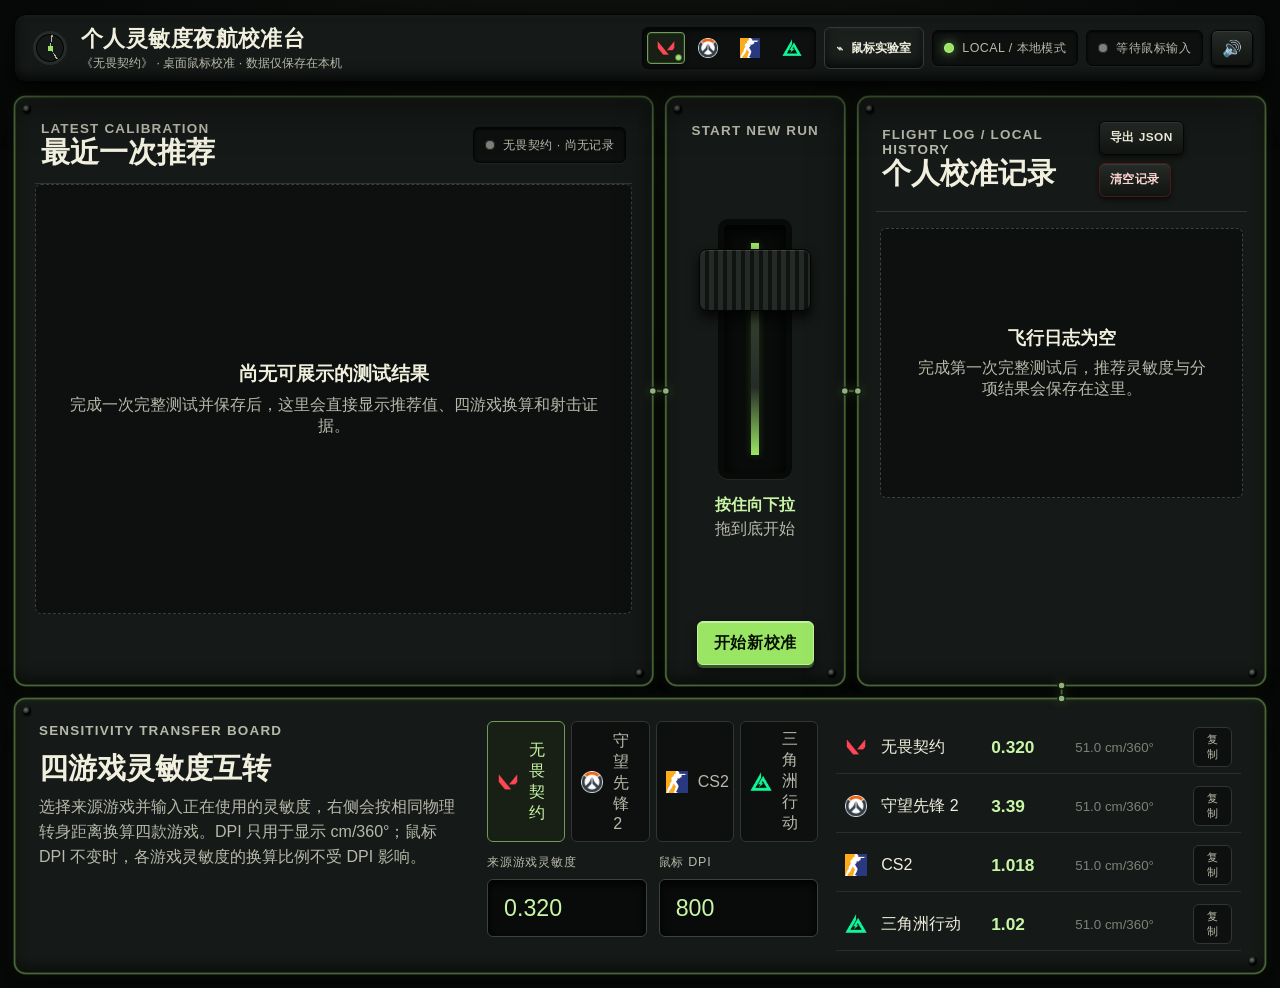
<file: index.html>
<!doctype html>
<html lang="zh-CN">
<head>
  <meta charset="utf-8">
  <meta name="viewport" content="width=device-width, initial-scale=1">
  <meta name="color-scheme" content="dark">
  <link rel="icon" href="data:,">
  <title>FPS 灵敏度夜航校准台</title>
  <!--
  THESIS: 让个人灵敏度推荐像一次可信的夜航仪表交叉校验，而不是黑底霓虹电竞仪表盘。
  OWN-WORLD: 哑光石墨总面板、六联圆形仪表、暖白刻度、镭光绿有效态、琥珀警示灯、机械拨杆与短促阻尼运动。
  STORY: 用户查看个人基线，输入 DPI 与当前灵敏度，校准舒适移动范围，完成四项游戏视角测试与一项桌面辅助测试，获得可解释且可保存的推荐值。
  FIRST VIEWPORT: 左侧直接显示最近结果，中央启动拨杆，右侧本地飞行日志；下方提供四游戏互转与鼠标实验室入口。
  FORM: 夜航六联仪表方向；组合 C 首页、B 测试台、A 结果页；线性校准 staging；seed 5dff0e76。
  -->
  <script>
    (() => {
      if (window.matchMedia("(prefers-reduced-motion: reduce)").matches) return;
      document.documentElement.classList.add("motion-prep");
      window.setTimeout(() => {
        document.documentElement.classList.remove("motion-prep");
      }, 4000);
    })();
  </script>
  <link rel="stylesheet" href="assets/shared.css">
</head>
<body>
  <div class="app-shell">
    <header class="topbar">
      <div class="brand">
        <div class="brand-mark" aria-hidden="true"></div>
        <div>
          <h1>个人灵敏度夜航校准台</h1>
          <div class="brand-sub"><span id="brandGameName">《无畏契约》</span>桌面鼠标校准 · 数据仅保存在本机</div>
        </div>
      </div>
      <div class="top-status">
        <!-- Embedded official-site icons, downloaded 2026-07-28:
             VALORANT asset CDN via https://playvalorant.com/
             Overwatch favicon via https://overwatch.blizzard.com/
             Counter-Strike favicon via https://www.counter-strike.net/
             Delta Force favicon via https://www.playdeltaforce.com/ -->
        <div class="game-switcher" id="gameSwitcher" role="radiogroup" aria-label="选择游戏">
          <button class="game-switch" type="button" role="radio" aria-checked="true" data-game="valorant" title="无畏契约">
            <img alt="" src="[data-uri]">
          </button>
          <button class="game-switch" type="button" role="radio" aria-checked="false" data-game="overwatch2" title="守望先锋 2">
            <img alt="" src="[data-uri]">
          </button>
          <button class="game-switch" type="button" role="radio" aria-checked="false" data-game="cs2" title="CS2">
            <img alt="" src="[data-uri]">
          </button>
          <button class="game-switch" type="button" role="radio" aria-checked="false" data-game="deltaforce" title="三角洲行动">
            <img alt="" src="[data-uri]">
          </button>
        </div>
        <a class="lab-entry-link" href="mouse-lab.html">
          <span aria-hidden="true">⌁</span>
          鼠标实验室
        </a>
        <div class="local-placard"><span class="lamp live"></span>LOCAL / 本地模式</div>
        <div class="status-placard" id="deviceStatus"><span class="lamp" id="inputLamp"></span><span id="inputModeText">等待鼠标输入</span></div>
        <button class="sound-toggle" id="soundToggle" type="button" aria-label="关闭声音" aria-pressed="true">🔊</button>
      </div>
    </header>

    <aside class="mobile-gate panel">
      <h2 class="section-title">需要更宽的桌面窗口</h2>
      <p class="muted">瞄准测试需要稳定的鼠标移动区域。请把浏览器窗口扩展到至少 861 像素宽后再开始；历史记录仍保存在本机。</p>
    </aside>

    <main id="app">
      <section class="screen active" id="screen-home" aria-labelledby="homeTitle">
        <div class="home-shell">
          <svg class="power-bus-network" id="homePowerBus" aria-hidden="true">
            <g class="power-bus-connectors" id="homePowerBusConnectors"></g>
            <g class="power-bus-circuits" id="homePowerBusCircuits"></g>
            <g class="power-bus-nodes" id="homePowerBusNodes"></g>
          </svg>
          <div class="home-grid">
            <article class="instrument-cluster panel">
              <div class="cluster-header">
                <div>
                  <p class="placard-title">LATEST CALIBRATION</p>
                  <h2 class="section-title" id="homeTitle">最近一次推荐</h2>
                </div>
                <div class="status-placard"><span class="lamp" id="homeResultLamp"></span><span id="homeResultState">尚无记录</span></div>
              </div>
              <div class="home-result-empty" id="homeResultEmpty">
                <div><strong>尚无可展示的测试结果</strong>完成一次完整测试并保存后，这里会直接显示推荐值、四游戏换算和射击证据。</div>
              </div>
              <div class="home-result-content" id="homeResultContent" hidden>
                <div class="home-result-summary">
                  <div>
                    <span class="primary-result-label">当前游戏主推荐</span>
                    <strong class="home-result-value" id="homePrimarySens">待测</strong>
                    <span class="primary-result-unit" id="homePrimaryUnit">游戏内灵敏度</span>
                  </div>
                  <dl class="compact-facts">
                    <div><dt>cm / 360°</dt><dd id="homeCm360">待测</dd></div>
                    <div><dt>有效 eDPI</dt><dd id="homeEdpi">待测</dd></div>
                    <div><dt>射击命中率</dt><dd id="homeAccuracy">待测</dd></div>
                    <div><dt>结果置信度</dt><dd id="homeConfidence">待测</dd></div>
                  </dl>
                </div>
                <section class="compact-section">
                  <div class="compact-section-header"><strong>全部游戏等效推荐</strong><span>保持相同物理 cm/360°</span></div>
                  <ol class="compact-conversion-list" id="homeConversionList"></ol>
                </section>
                <div class="recommendation-strip home-alternatives">
                  <div class="candidate"><span>较低备选</span><strong id="homeLowSens">待测</strong></div>
                  <div class="candidate primary"><span>主推荐值</span><strong id="homeMainSens">待测</strong></div>
                  <div class="candidate"><span>较高备选</span><strong id="homeHighSens">待测</strong></div>
                </div>
                <section class="compact-section">
                  <div class="compact-section-header"><strong>射击与控制证据</strong><span>越低越好：反应、偏差、过冲</span></div>
                  <dl class="evidence-grid" id="homeEvidenceGrid"></dl>
                </section>
              </div>
            </article>

            <article class="start-bay panel">
              <p class="placard-title">START NEW RUN</p>
              <div class="lever-wrap">
                <div class="lever-track" id="startLeverControl" role="slider" tabindex="0"
                     aria-label="向下拉动开始新校准" aria-orientation="vertical"
                     aria-valuemin="0" aria-valuemax="100" aria-valuenow="0">
                  <div class="lever-handle" id="startLever"></div>
                </div>
                <span class="muted lever-hint" id="leverHint"><strong>按住向下拉</strong>拖到底开始</span>
              </div>
              <button class="primary-btn" id="startNewBtn" type="button">开始新校准</button>
            </article>

            <article class="history-panel panel">
              <div class="history-header">
                <div>
                  <p class="placard-title">FLIGHT LOG / LOCAL HISTORY</p>
                  <h2 class="section-title">个人校准记录</h2>
                </div>
                <div class="history-actions">
                  <button class="secondary-btn" id="exportBtn" type="button">导出 JSON</button>
                  <button class="danger-btn" id="clearBtn" type="button">清空记录</button>
                </div>
              </div>
              <ol class="history-list" id="historyList"></ol>
            </article>
          </div>

          <section class="converter-panel panel" aria-labelledby="converterTitle">
            <div class="converter-copy">
              <p class="placard-title">SENSITIVITY TRANSFER BOARD</p>
              <h2 class="section-title" id="converterTitle">四游戏灵敏度互转</h2>
              <p>选择来源游戏并输入正在使用的灵敏度，右侧会按相同物理转身距离换算四款游戏。DPI 只用于显示 cm/360°；鼠标 DPI 不变时，各游戏灵敏度的换算比例不受 DPI 影响。</p>
            </div>
            <div class="converter-controls">
              <div class="converter-inputs">
                <div class="converter-game-picker" id="converterGamePicker" role="radiogroup" aria-label="换算来源游戏"></div>
                <div class="field">
                  <label for="converterSensInput">来源游戏灵敏度</label>
                  <input id="converterSensInput" type="number" min="0.01" max="10" step="0.001" value="0.320" inputmode="decimal">
                </div>
                <div class="field">
                  <label for="converterDpiInput">鼠标 DPI</label>
                  <input id="converterDpiInput" type="number" min="100" max="32000" step="50" value="800" inputmode="numeric">
                </div>
              </div>
              <div class="converter-output-list" id="converterOutputList" aria-live="polite"></div>
            </div>
          </section>
        </div>
      </section>

      <section class="screen" id="screen-setup" aria-labelledby="setupTitle">
        <article class="workflow-panel panel">
          <aside class="workflow-rail">
            <p class="placard-title">CALIBRATION RUNWAY</p>
            <ol class="step-list">
              <li class="step-item current"><span class="step-num">1</span><span>输入当前设置</span></li>
              <li class="step-item"><span class="step-num">2</span><span>移动范围校准</span></li>
              <li class="step-item"><span class="step-num">3</span><span>大范围转向</span></li>
              <li class="step-item"><span class="step-num">4</span><span>微小目标定位</span></li>
              <li class="step-item"><span class="step-num">5</span><span>连续目标切换</span></li>
              <li class="step-item"><span class="step-num">6</span><span>平滑追踪</span></li>
              <li class="step-item"><span class="step-num">7</span><span>桌面微调辅助</span></li>
              <li class="step-item"><span class="step-num">8</span><span>生成结果</span></li>
            </ol>
          </aside>
          <div class="workflow-main">
            <div class="setup-card">
              <p class="placard-title">PREFLIGHT INPUT</p>
              <h2 class="section-title" id="setupTitle">输入你现在正在使用的设置</h2>
              <div class="game-context"><img id="setupGameIcon" alt="无畏契约图标" src="[data-uri]"><strong id="setupGameName">无畏契约</strong><span id="setupEquivalence">切换游戏时自动保持 cm/360°</span></div>
              <p>校准台会把鼠标相对位移换算成虚拟镜头角度，并比较当前灵敏度 65%–150% 范围内的五个候选值。四项游戏视角测试负责选择档位，最后一项桌面微调只补充控制稳定与置信度。</p>
              <section class="setup-pro-selector" aria-labelledby="setupProTitle">
                <header class="setup-pro-heading">
                  <div>
                    <span class="setup-pro-kicker"><span class="lamp live"></span>可选 / 职业选手 DPI 参考</span>
                    <strong id="setupProTitle">从 VALORANT 选手设置选择起点</strong>
                  </div>
                  <a href="https://prosettings.net/lists/valorant/" target="_blank" rel="noreferrer">ProSettings 数据来源 ↗</a>
                </header>
                <div class="setup-pro-layout">
                  <div class="setup-pro-directory">
                    <div class="setup-pro-filters">
                      <label>
                        <span>搜索选手 / 战队 / 鼠标</span>
                        <input id="setupProSearch" type="search" placeholder="例如 ZmjjKK、Fnatic、Razer" autocomplete="off">
                      </label>
                      <label>
                        <span>来源 DPI</span>
                        <select id="setupProDpiFilter"><option value="">全部</option></select>
                      </label>
                    </div>
                    <div class="setup-pro-list" id="setupProList" role="listbox" aria-label="VALORANT 职业选手设置"></div>
                    <span class="setup-pro-list-state" id="setupProListState" aria-live="polite">正在载入职业选手快照</span>
                  </div>
                  <div class="setup-pro-profile">
                    <div class="setup-pro-selected">
                      <span>当前参考</span>
                      <strong id="setupProPlayer">尚未选择</strong>
                      <small id="setupProMeta">选择一名选手后，可按相同转身距离换算到当前游戏。</small>
                    </div>
                    <div class="setup-pro-dpi-choices" id="setupProDpiChoices" aria-label="选择要使用的鼠标 DPI"></div>
                    <div class="setup-pro-preview">
                      <div><span>采用 DPI</span><strong id="setupProTargetDpi">待选</strong></div>
                      <div><span id="setupProSensLabel">当前游戏灵敏度</span><strong id="setupProTargetSens">待选</strong></div>
                      <div><span>参考转身距离</span><strong id="setupProTargetCm">待选</strong></div>
                    </div>
                    <button class="secondary-btn" id="applySetupProBtn" type="button" disabled>采用此 DPI 与灵敏度</button>
                  </div>
                </div>
                <p class="setup-pro-disclaimer">职业选手数据只提供可体验的起点，不代表最佳设置；采用后仍会通过你的五档测试生成个人结果。</p>
              </section>
              <div class="form-grid">
                <div class="field">
                  <label for="dpiInput">鼠标 DPI</label>
                  <input id="dpiInput" type="number" min="100" max="32000" step="50" value="800" inputmode="numeric">
                  <small>填写鼠标驱动或板载配置中的实际 DPI。</small>
                </div>
                <div class="field">
                  <label for="sensInput">当前游戏灵敏度</label>
                  <input id="sensInput" type="number" min="0.01" max="10" step="0.001" value="0.320" inputmode="decimal">
                  <small id="sensHint">无畏契约常用输入范围 0.01–10，精度 0.001。</small>
                </div>
                <div class="field">
                  <label for="fovInput">测试水平视野</label>
                  <input id="fovInput" type="number" min="60" max="130" step="1" value="103" inputmode="numeric">
                  <small>只影响浏览器中的视觉投影，不改变 cm/360° 换算。</small>
                </div>
              </div>

              <div class="hid-assist" id="hidAssist">
                <div class="hid-assist-copy">
                  <div class="hid-assist-title"><span class="lamp" id="hidLamp"></span>可选 / WebHID 鼠标识别</div>
                  <p id="hidStatus" aria-live="polite">正在检查浏览器能力。无法使用时仍可手动填写 DPI，不影响后续测试。</p>
                  <span class="hid-device-meta" id="hidDeviceMeta" hidden></span>
                  <div class="hid-readouts">
                    <span>固件 DPI <strong id="hidDpiReadout">待测</strong></span>
                    <span>固件回报率 <strong id="hidPollingReadout">待测</strong></span>
                    <span>浏览器事件约 <strong id="measuredPollingReadout">等待移动</strong></span>
                  </div>
                </div>
                <button class="secondary-btn" id="connectMouseBtn" type="button">只读连接鼠标配置</button>
              </div>

              <div class="action-row">
                <button class="primary-btn" id="toCalibrationBtn" type="button">保存设置并校准移动范围</button>
                <button class="secondary-btn" data-go-home type="button">返回首页</button>
              </div>
            </div>
          </div>
        </article>
      </section>

      <section class="screen" id="screen-calibration" aria-labelledby="calibrationTitle">
        <div class="calibration-layout">
          <aside class="calibration-info panel">
            <p class="placard-title">MOVEMENT ENVELOPE</p>
            <h2 class="section-title" id="calibrationTitle">校准舒适移动范围</h2>
            <p class="muted">点击开始后，保持手腕和手臂自然放松，在鼠标垫上做几次完整的左右扫动。无需点击任何目标。</p>
            <div class="readout-stack">
              <div class="readout"><span>剩余时间</span><strong id="calTime">8.0 s</strong></div>
              <div class="readout"><span>相对移动跨度</span><strong id="calSpan">0</strong></div>
              <div class="readout"><span>输入模式</span><strong id="calInputMode">待检测</strong></div>
            </div>
            <div class="notice">这里估算的是你的舒适移动包络，不宣称等同于鼠标垫的精确物理厘米宽度。</div>
            <div class="action-row">
              <button class="secondary-btn" data-go-home type="button">取消本次校准</button>
            </div>
          </aside>
          <article class="calibration-stage panel" id="calibrationStage">
            <canvas id="calibrationCanvas" aria-label="鼠标移动范围校准区域"></canvas>
            <div class="stage-overlay" id="calOverlay">
              <div class="overlay-card">
                <p class="placard-title">READY</p>
                <h3 class="section-title">做几次舒适的左右扫动</h3>
                <p>点击开始会优先读取无系统加速的相对移动；浏览器不支持时会自动降级为兼容输入。</p>
                <button class="primary-btn" id="startCalibrationBtn" type="button">开始 8 秒校准</button>
              </div>
            </div>
          </article>
        </div>
      </section>

      <section class="screen" id="screen-test" aria-labelledby="testTitle">
        <div class="test-layout">
          <aside class="test-sidebar panel">
            <p class="placard-title">CURRENT STAGE</p>
            <div class="stage-counter"><span id="stageNumber">1</span> / <span id="stageTotal">5</span></div>
            <h2 class="section-title" id="testTitle">大范围转向</h2>
            <p class="stage-description" id="stageDescription"></p>
            <div class="test-factor-card">
              <span>正在测试的游戏灵敏度</span>
              <strong id="liveCandidateSens">待测</strong>
              <small id="liveCandidatePercent">当前设置的 100%</small>
              <div class="test-factor-rail" id="testFactorRail" aria-label="五档候选进度"></div>
            </div>

            <button class="danger-btn test-cancel" id="cancelTestBtn" type="button">取消测试并返回首页</button>
          </aside>

          <article class="test-main panel">
            <div class="test-stage" id="testStage">
              <canvas id="aimCanvas" aria-label="内嵌瞄准测试区域"></canvas>
              <div class="test-evidence-hud" id="testEvidenceHud">
                <div class="live-evidence-strip" aria-label="实时测试数据">
                  <div class="live-evidence-item"><span id="liveHitsLabel">命中 / 射击</span><strong id="liveHits">0 / 0</strong></div>
                  <div class="live-evidence-item"><span id="liveAccuracyLabel">命中率</span><strong id="liveAccuracy">待测</strong></div>
                  <div class="live-evidence-item"><span>空枪</span><strong id="liveMisses">0</strong></div>
                  <div class="live-evidence-item"><span id="liveReactionLabel">平均反应</span><strong id="liveReaction">待测</strong></div>
                  <div class="live-evidence-item"><span>点击偏差</span><strong id="liveClickError">待测</strong></div>
                  <div class="live-evidence-item"><span>路径效率</span><strong id="liveEfficiency">待测</strong></div>
                  <div class="live-evidence-item"><span>过冲</span><strong id="liveOvershoots">0</strong></div>
                  <div class="live-evidence-item"><span id="liveGainLabel">当前档位</span><strong id="liveGain">1 / 5</strong></div>
                </div>
                <div class="factor-change-cue" id="factorChangeCue" role="status" aria-live="assertive" hidden>
                  <span class="factor-change-kicker" id="factorChangeKicker">灵敏度档位切换</span>
                  <strong id="factorChangeValue">100% · 0.320</strong>
                  <span class="factor-change-countdown" id="factorChangeCountdown">2 秒后开始采样</span>
                </div>
              </div>
              <div class="canvas-hud">
                <div class="hud-readout">TEST TIME<strong id="testTime">25.0</strong></div>
                <div class="hud-readout">SESSION<strong id="sessionProgress">1 / 5</strong></div>
              </div>
              <div class="big-countdown" id="bigCountdown" hidden>3</div>
              <div class="stage-overlay" id="testOverlay">
                <div class="overlay-card">
                  <p class="placard-title" id="overlayKicker">TEST 1</p>
                  <h3 class="section-title" id="overlayTitle">大范围转向</h3>
                  <p id="overlayText">准星固定在中心。移动鼠标旋转虚拟视角，瞄准目标后按鼠标左键射击。</p>
                  <button class="primary-btn" id="stageActionBtn" type="button">开始此项测试</button>
                </div>
              </div>
            </div>
          </article>

          <aside class="test-sidebar panel">
            <p class="placard-title">TEST CHECKLIST</p>
            <ol class="test-checklist" id="testChecklist"></ol>
            <div class="notice">静态目标需要瞄准后按左键射击；追踪项目只需持续贴合。按 <strong>Esc</strong> 或切换窗口会暂停。</div>
          </aside>
        </div>
      </section>

      <section class="screen" id="screen-results" aria-labelledby="resultsTitle">
        <div class="result-layout">
          <article class="result-cluster panel">
            <div class="result-header">
              <div>
                <p class="placard-title">CROSS-CHECK COMPLETE</p>
                <h2 class="section-title" id="resultsTitle">本次灵敏度建议</h2>
                <div class="game-context"><img id="resultGameIcon" alt="无畏契约图标" src="[data-uri]"><strong id="resultGameName">无畏契约</strong><span>可直接输入当前游戏</span></div>
              </div>
              <div class="status-placard"><span class="lamp live" id="resultLamp"></span><span id="resultStateText">计算完成</span></div>
            </div>
            <div class="result-summary">
              <div class="primary-result">
                <span class="primary-result-label">当前游戏主推荐</span>
                <strong class="primary-result-value" id="resultPrimarySens">待测</strong>
                <span class="primary-result-unit" id="resultPrimaryUnit">游戏内灵敏度</span>
              </div>
              <dl class="result-facts">
                <div><dt>cm / 360°</dt><dd id="resultCm360">待测</dd></div>
                <div><dt>有效 eDPI</dt><dd id="resultEdpi">待测</dd></div>
                <div><dt>射击命中率</dt><dd id="resultAccuracy">待测</dd></div>
                <div><dt>结果置信度</dt><dd id="resultConfidence">待测</dd></div>
              </dl>
            </div>
            <section class="result-evidence" aria-labelledby="resultEvidenceTitle">
              <div class="compact-section-header"><strong id="resultEvidenceTitle">射击与控制证据</strong><span>点击偏差按目标半径归一化</span></div>
              <dl class="evidence-grid" id="resultEvidenceGrid"></dl>
            </section>
            <section class="conversion-section" aria-labelledby="conversionTitle">
              <div class="conversion-heading">
                <div>
                  <p class="placard-title">ALL GAME RECOMMENDATIONS</p>
                  <h3 class="section-title" id="conversionTitle">全部游戏等效推荐</h3>
                </div>
                <span>保持相同物理 cm/360°</span>
              </div>
              <ol class="conversion-list" id="conversionList"></ol>
            </section>
            <div class="recommendation-strip">
              <div class="candidate"><span>较低备选</span><strong id="lowSens">待测</strong></div>
              <div class="candidate primary"><span>主推荐值</span><strong id="mainSens">待测</strong></div>
              <div class="candidate"><span>较高备选</span><strong id="highSens">待测</strong></div>
            </div>
            <div class="action-row" style="padding: 0 4px;">
              <button class="primary-btn" id="saveResultBtn" type="button">保存到本地历史</button>
              <button class="secondary-btn" id="runAgainBtn" type="button">重新测试</button>
              <button class="secondary-btn" data-go-home type="button">返回首页</button>
            </div>
          </article>

          <aside class="result-detail panel">
            <p class="placard-title">EVIDENCE & EXPLANATION</p>
            <h2 class="section-title">五档候选得分</h2>
            <p class="muted">五档是相对于测试前灵敏度的实验值。绿色标记的是最终胜出档位，不是允许输入范围。</p>
            <div class="factor-score-list" id="factorScoreList"></div>
            <h2 class="section-title">分项表现</h2>
            <div class="score-bars" id="scoreBars"></div>
            <div class="explanation" id="resultExplanation"></div>
          </aside>
        </div>
      </section>
    </main>
  </div>

  <div class="toast" id="toast" role="status" aria-live="polite"></div>

  <script src="data/valorant-pros.js"></script>
  <script src="assets/vendor/gsap-3.15.0.min.js"></script>
  <script src="assets/app.js"></script>
</body>
</html>
</file>
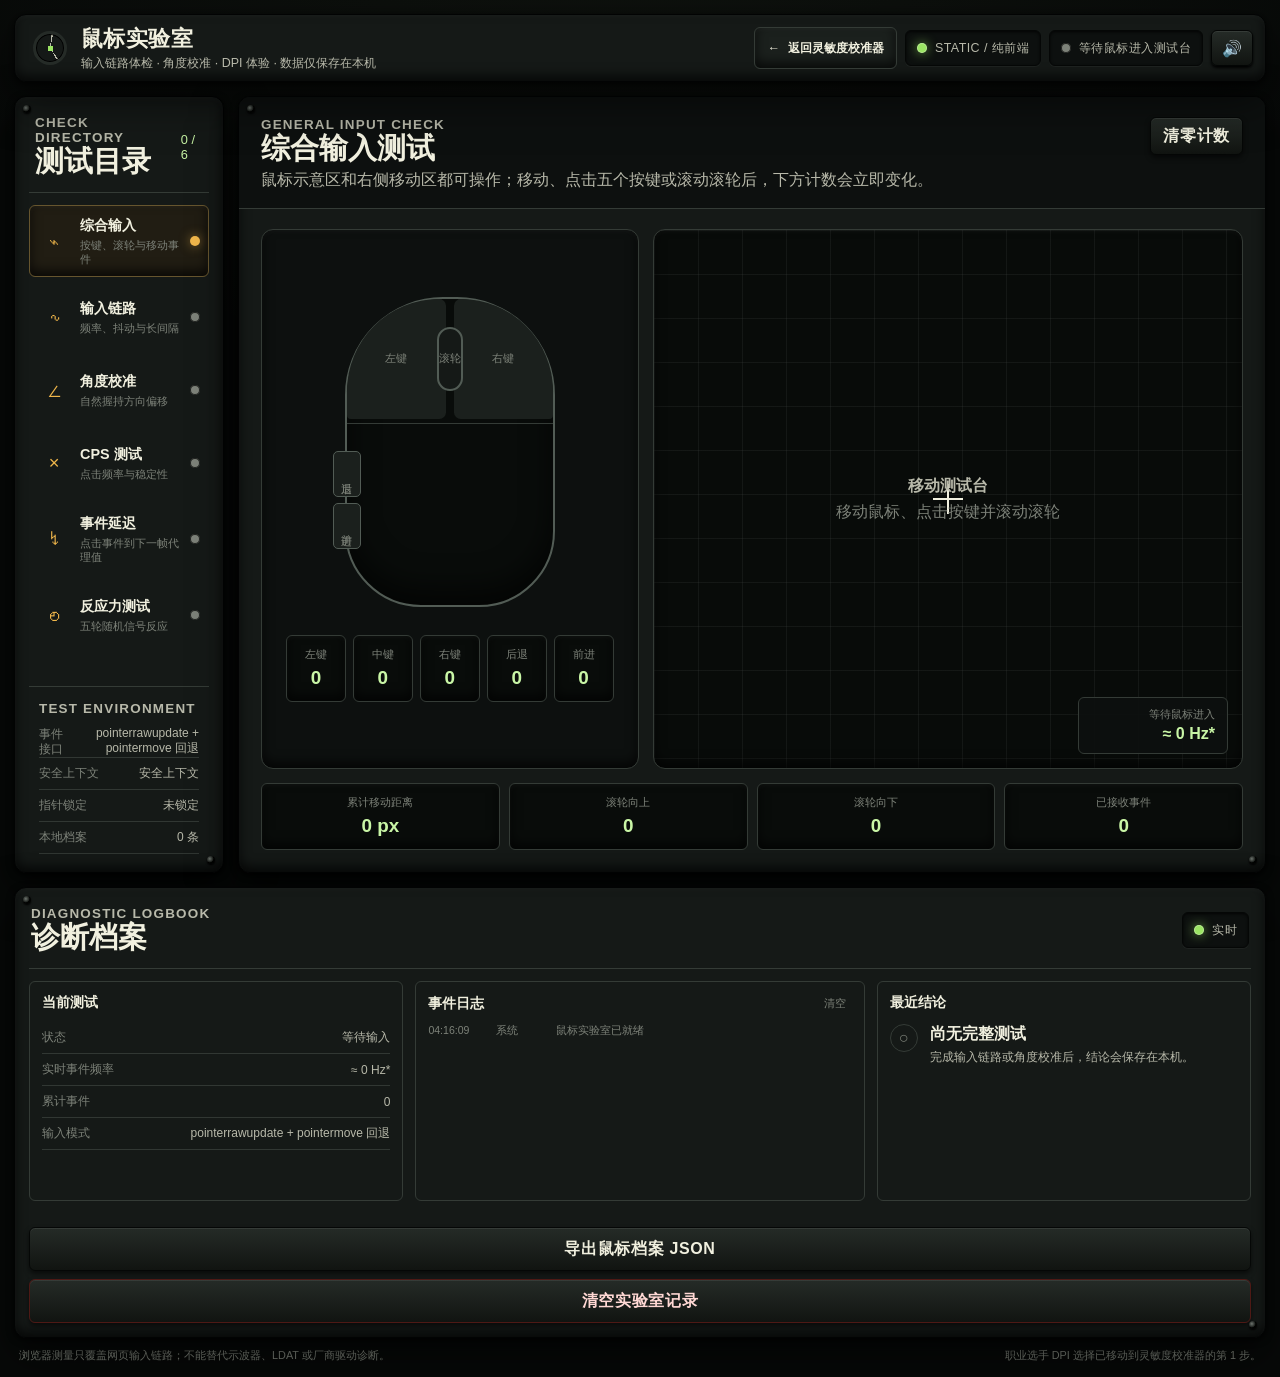
<file: mouse-lab.html>
<!doctype html>
<html lang="zh-CN">
<head>
  <meta charset="utf-8">
  <meta name="viewport" content="width=device-width, initial-scale=1">
  <meta name="color-scheme" content="dark">
  <link rel="icon" href="data:,">
  <title>鼠标实验室 · FPS 灵敏度夜航校准台</title>
  <!--
  THESIS: 把零散的鼠标网页测试变成一份可解释的输入体检档案，拒绝用一个“回报率数字”冒充硬件诊断。
  OWN-WORLD: 继承哑光石墨夜航台；中央测试台负责操作，镭光绿只表示有效样本，琥珀只表示降级或需排查。
  STORY: 用户依次核对按键与滚轮、测量浏览器输入链路、校准握持角度、检查点击与反应表现，再保存个人鼠标档案。
  FIRST VIEWPORT: 左侧检查目录，中间大面积鼠标测试台，右侧实时诊断日志；返回灵敏度校准器始终可见。
  FORM: 鼠标体检档案结构，候选 5；三栏维护台 staging；surface seed 579c8305。
  -->
  <link rel="stylesheet" href="assets/shared.css">
  <link rel="stylesheet" href="assets/mouse-lab.css">
</head>
<body class="lab-body">
  <div class="app-shell lab-app-shell">
    <header class="topbar lab-topbar">
      <div class="brand">
        <div class="brand-mark lab-brand-mark" aria-hidden="true"></div>
        <div>
          <h1>鼠标实验室</h1>
          <div class="brand-sub">输入链路体检 · 角度校准 · DPI 体验 · 数据仅保存在本机</div>
        </div>
      </div>
      <div class="top-status">
        <a class="lab-entry-link" href="index.html"><span aria-hidden="true">←</span>返回灵敏度校准器</a>
        <div class="local-placard"><span class="lamp live"></span>STATIC / 纯前端</div>
        <div class="status-placard"><span class="lamp" id="labInputLamp"></span><span id="labInputState">等待鼠标进入测试台</span></div>
        <button class="sound-toggle" id="labSoundToggle" type="button" aria-label="关闭声音" aria-pressed="true">🔊</button>
      </div>
    </header>

    <main class="lab-layout">
      <nav class="lab-directory panel" aria-label="鼠标实验室测试目录">
        <div class="lab-directory-heading">
          <div>
            <p class="placard-title">CHECK DIRECTORY</p>
            <h2 class="section-title">测试目录</h2>
          </div>
          <span class="lab-count" id="completedCount">0 / 6</span>
        </div>

        <div class="lab-nav-list" role="tablist" aria-orientation="vertical">
          <button class="lab-nav-item active" id="lab-tab-overview" type="button" role="tab" aria-selected="true" aria-controls="lab-view-overview" tabindex="0" data-lab-view="overview">
            <span class="lab-nav-symbol" aria-hidden="true">⌁</span>
            <span><strong>综合输入</strong><small>按键、滚轮与移动事件</small></span>
            <span class="lamp warn"></span>
          </button>
          <button class="lab-nav-item" id="lab-tab-health" type="button" role="tab" aria-selected="false" aria-controls="lab-view-health" tabindex="-1" data-lab-view="health">
            <span class="lab-nav-symbol" aria-hidden="true">∿</span>
            <span><strong>输入链路</strong><small>频率、抖动与长间隔</small></span>
            <span class="lamp"></span>
          </button>
          <button class="lab-nav-item" id="lab-tab-angle" type="button" role="tab" aria-selected="false" aria-controls="lab-view-angle" tabindex="-1" data-lab-view="angle">
            <span class="lab-nav-symbol" aria-hidden="true">∠</span>
            <span><strong>角度校准</strong><small>自然握持方向偏移</small></span>
            <span class="lamp"></span>
          </button>
          <button class="lab-nav-item" id="lab-tab-cps" type="button" role="tab" aria-selected="false" aria-controls="lab-view-cps" tabindex="-1" data-lab-view="cps">
            <span class="lab-nav-symbol" aria-hidden="true">×</span>
            <span><strong>CPS 测试</strong><small>点击频率与稳定性</small></span>
            <span class="lamp"></span>
          </button>
          <button class="lab-nav-item" id="lab-tab-latency" type="button" role="tab" aria-selected="false" aria-controls="lab-view-latency" tabindex="-1" data-lab-view="latency">
            <span class="lab-nav-symbol" aria-hidden="true">↯</span>
            <span><strong>事件延迟</strong><small>点击事件到下一帧代理值</small></span>
            <span class="lamp"></span>
          </button>
          <button class="lab-nav-item" id="lab-tab-reaction" type="button" role="tab" aria-selected="false" aria-controls="lab-view-reaction" tabindex="-1" data-lab-view="reaction">
            <span class="lab-nav-symbol" aria-hidden="true">◴</span>
            <span><strong>反应力测试</strong><small>五轮随机信号反应</small></span>
            <span class="lamp"></span>
          </button>
        </div>

        <section class="lab-environment">
          <p class="placard-title">TEST ENVIRONMENT</p>
          <dl>
            <div><dt>事件接口</dt><dd id="eventApiReadout">检测中</dd></div>
            <div><dt>安全上下文</dt><dd id="secureContextReadout">检测中</dd></div>
            <div><dt>指针锁定</dt><dd id="pointerLockReadout">未锁定</dd></div>
            <div><dt>本地档案</dt><dd id="profileCountReadout">0 条</dd></div>
          </dl>
        </section>
      </nav>

      <section class="lab-workbench panel">
        <article class="lab-view active" id="lab-view-overview" data-view="overview" role="tabpanel" aria-labelledby="lab-tab-overview">
          <header class="lab-view-header">
            <div>
              <p class="placard-title">GENERAL INPUT CHECK</p>
              <h2 class="section-title">综合输入测试</h2>
              <p class="muted">鼠标示意区和右侧移动区都可操作；移动、点击五个按键或滚动滚轮后，下方计数会立即变化。</p>
            </div>
            <button class="secondary-btn compact-btn" id="resetOverviewBtn" type="button">清零计数</button>
          </header>

          <div class="overview-grid" id="overviewCaptureArea">
            <section class="mouse-map" aria-label="鼠标按键状态示意">
              <div class="mouse-shell" aria-hidden="true">
                <div class="mouse-button mouse-left" data-mouse-part="0"><span>左键</span></div>
                <div class="mouse-button mouse-right" data-mouse-part="2"><span>右键</span></div>
                <div class="mouse-wheel" data-mouse-part="1"><span>滚轮</span></div>
                <div class="mouse-side mouse-back" data-mouse-part="3"><span>后退</span></div>
                <div class="mouse-side mouse-forward" data-mouse-part="4"><span>前进</span></div>
              </div>
              <div class="button-counts" id="buttonCounts">
                <div><span>左键</span><strong data-button-count="0">0</strong></div>
                <div><span>中键</span><strong data-button-count="1">0</strong></div>
                <div><span>右键</span><strong data-button-count="2">0</strong></div>
                <div><span>后退</span><strong data-button-count="3">0</strong></div>
                <div><span>前进</span><strong data-button-count="4">0</strong></div>
              </div>
            </section>

            <section class="movement-surface active-surface" id="overviewSurface" tabindex="0" aria-label="综合鼠标移动测试区域">
              <canvas id="overviewCanvas"></canvas>
              <div class="surface-crosshair" aria-hidden="true"></div>
              <div class="surface-empty" id="overviewEmpty">
                <strong>移动测试台</strong>
                <span>移动鼠标、点击按键并滚动滚轮</span>
              </div>
              <div class="surface-status">
                <span id="surfacePresence">等待鼠标进入</span>
                <strong id="liveEventRate">≈ 0 Hz*</strong>
              </div>
            </section>
          </div>

          <div class="overview-readouts">
            <div><span>累计移动距离</span><strong id="overviewDistance">0 px</strong></div>
            <div><span>滚轮向上</span><strong id="wheelUpCount">0</strong></div>
            <div><span>滚轮向下</span><strong id="wheelDownCount">0</strong></div>
            <div><span>已接收事件</span><strong id="overviewEvents">0</strong></div>
          </div>
        </article>

        <article class="lab-view" id="lab-view-health" data-view="health" role="tabpanel" aria-labelledby="lab-tab-health" hidden>
          <header class="lab-view-header">
            <div>
              <p class="placard-title">INPUT PATH HEALTH</p>
              <h2 class="section-title">输入链路健康检查</h2>
              <p class="muted">在测试台内持续画圈 10 秒。结果反映浏览器收到事件的稳定性，不等同于鼠标固件回报率。</p>
            </div>
            <div class="lab-header-actions">
              <span class="test-clock" id="healthClock">10.0 s</span>
              <button class="primary-btn compact-btn" id="startHealthBtn" type="button">开始 10 秒检查</button>
            </div>
          </header>

          <section class="movement-surface health-surface" id="healthSurface" tabindex="0" aria-label="输入链路健康检查区域">
            <canvas id="healthCanvas"></canvas>
            <div class="health-orbit" aria-hidden="true"></div>
            <div class="surface-empty" id="healthEmpty">
              <strong>持续、均匀地画圈</strong>
              <span>不要停顿；切换窗口会中止本轮测试</span>
            </div>
            <div class="surface-status">
              <span id="healthSampleState">尚未开始</span>
              <strong id="healthLiveRate">≈ 0 Hz*</strong>
            </div>
          </section>

          <div class="metric-bay">
            <div><span>有效样本</span><strong id="healthSamples">0</strong></div>
            <div><span>估算事件频率</span><strong id="healthRate">待测</strong></div>
            <div><span>P95 间隔</span><strong id="healthP95">待测</strong></div>
            <div><span>间隔抖动</span><strong id="healthJitter">待测</strong></div>
            <div><span>长间隔</span><strong id="healthLongGaps">待测</strong></div>
          </div>
        </article>

        <article class="lab-view" id="lab-view-angle" data-view="angle" role="tabpanel" aria-labelledby="lab-tab-angle" hidden>
          <header class="lab-view-header">
            <div>
              <p class="placard-title">GRIP ANGLE CALIBRATION</p>
              <h2 class="section-title">鼠标角度偏移校准</h2>
              <p class="muted">沿鼠标垫上的真实水平边缘做五次自然直线移动。网页只测量方向偏移，不会修改驱动设置。</p>
            </div>
            <div class="trial-indicator"><strong id="angleTrialCount">0 / 5</strong><span>有效直线</span></div>
          </header>

          <section class="angle-ruler">
            <div class="angle-axis"><span>左</span><span>沿真实水平边缘移动</span><span>右</span></div>
            <canvas id="angleCanvas" aria-label="角度校准轨迹"></canvas>
            <div class="angle-instruction" id="angleInstruction">
              <strong>准备第一条直线</strong>
              <span>点击“开始记录”，再完成一次自然水平扫动</span>
            </div>
          </section>

          <div class="action-row lab-action-row">
            <button class="primary-btn" id="startAngleBtn" type="button">开始记录</button>
            <button class="secondary-btn" id="finishAngleBtn" type="button" disabled>结束本条直线</button>
            <button class="secondary-btn" id="resetAngleBtn" type="button">重新校准</button>
          </div>

          <ol class="angle-trials" id="angleTrials"></ol>
        </article>

        <article class="lab-view" id="lab-view-cps" data-view="cps" role="tabpanel" aria-labelledby="lab-tab-cps" hidden>
          <header class="lab-view-header">
            <div>
              <p class="placard-title">CLICK RATE & CONSISTENCY</p>
              <h2 class="section-title">CPS 点击测试</h2>
              <p class="muted">在五秒内正常连续点击。这里测量浏览器收到的点击节奏，不代表鼠标硬件点击延迟。</p>
            </div>
            <span class="test-clock" id="cpsClock">5.0 s</span>
          </header>

          <button class="cps-stage" id="cpsStage" type="button">
            <span class="cps-kicker" id="cpsState">点击开始</span>
            <strong id="cpsLive">0</strong>
            <small>CLICK / 点击区域</small>
          </button>

          <div class="metric-bay four">
            <div><span>总点击</span><strong id="cpsClicks">0</strong></div>
            <div><span>平均 CPS</span><strong id="cpsAverage">待测</strong></div>
            <div><span>峰值 1 秒</span><strong id="cpsPeak">待测</strong></div>
            <div><span>间隔稳定性</span><strong id="cpsStability">待测</strong></div>
          </div>
        </article>

        <article class="lab-view" id="lab-view-latency" data-view="latency" role="tabpanel" aria-labelledby="lab-tab-latency" hidden>
          <header class="lab-view-header">
            <div>
              <p class="placard-title">EVENT-TO-FRAME PROXY</p>
              <h2 class="section-title">浏览器事件延迟代理</h2>
              <p class="muted">完成 20 次独立点击，测量事件时间戳到处理函数、再到下一动画帧的间隔。它不包含鼠标硬件、显示器扫描或游戏引擎延迟。</p>
            </div>
            <div class="trial-indicator"><strong id="latencySampleCount">0 / 20</strong><span>有效点击</span></div>
          </header>

          <button class="latency-stage" id="latencyStage" type="button">
            <span id="latencyMessage">按正常节奏点击 20 次</span>
            <strong id="latencyLive">READY</strong>
            <small>EVENT → HANDLER → NEXT FRAME</small>
          </button>

          <div class="metric-bay four">
            <div><span>事件到处理</span><strong id="latencyHandlerMedian">待测</strong></div>
            <div><span>事件到下一帧</span><strong id="latencyFrameMedian">待测</strong></div>
            <div><span>下一帧 P95</span><strong id="latencyFrameP95">待测</strong></div>
            <div><span>超过 20 ms</span><strong id="latencyLongFrames">待测</strong></div>
          </div>

          <div class="action-row lab-action-row">
            <button class="secondary-btn" id="resetLatencyBtn" type="button">重新采样</button>
          </div>
        </article>

        <article class="lab-view" id="lab-view-reaction" data-view="reaction" role="tabpanel" aria-labelledby="lab-tab-reaction" hidden>
          <header class="lab-view-header">
            <div>
              <p class="placard-title">VISUAL REACTION CHECK</p>
              <h2 class="section-title">五轮反应力测试</h2>
              <p class="muted">等待测试台变绿后尽快点击。提前点击会记为抢跑并重新开始当前轮。</p>
            </div>
            <div class="trial-indicator"><strong id="reactionRound">0 / 5</strong><span>有效轮次</span></div>
          </header>

          <button class="reaction-stage" id="reactionStage" type="button" data-state="idle">
            <span id="reactionMessage">点击开始第一轮</span>
            <strong id="reactionLiveResult">READY</strong>
          </button>

          <div class="metric-bay four">
            <div><span>平均反应</span><strong id="reactionAverage">待测</strong></div>
            <div><span>最好成绩</span><strong id="reactionBest">待测</strong></div>
            <div><span>稳定性</span><strong id="reactionStability">待测</strong></div>
            <div><span>抢跑</span><strong id="reactionFalseStarts">0</strong></div>
          </div>
        </article>
      </section>

      <aside class="lab-diagnostics panel">
        <div class="diagnostic-heading">
          <div>
            <p class="placard-title">DIAGNOSTIC LOGBOOK</p>
            <h2 class="section-title">诊断档案</h2>
          </div>
          <span class="status-placard"><span class="lamp live"></span>实时</span>
        </div>

        <section class="diagnostic-section">
          <h3>当前测试</h3>
          <dl class="diagnostic-readouts" id="diagnosticReadouts">
            <div><dt>状态</dt><dd id="diagState">等待输入</dd></div>
            <div><dt>实时事件频率</dt><dd id="diagRate">≈ 0 Hz*</dd></div>
            <div><dt>累计事件</dt><dd id="diagEvents">0</dd></div>
            <div><dt>输入模式</dt><dd id="diagMode">浏览器事件</dd></div>
          </dl>
        </section>

        <section class="diagnostic-section event-log-section">
          <div class="section-inline-heading"><h3>事件日志</h3><button id="clearEventLogBtn" type="button">清空</button></div>
          <ol class="event-log" id="eventLog"></ol>
        </section>

        <section class="diagnostic-section conclusion-section">
          <h3>最近结论</h3>
          <div class="conclusion-state" id="conclusionState">
            <span class="conclusion-mark">○</span>
            <div><strong>尚无完整测试</strong><p>完成输入链路或角度校准后，结论会保存在本机。</p></div>
          </div>
        </section>

        <div class="diagnostic-actions">
          <button class="secondary-btn" id="exportLabBtn" type="button">导出鼠标档案 JSON</button>
          <button class="danger-btn" id="clearLabHistoryBtn" type="button">清空实验室记录</button>
        </div>
      </aside>
    </main>

    <footer class="lab-footer">
      <span>浏览器测量只覆盖网页输入链路；不能替代示波器、LDAT 或厂商驱动诊断。</span>
      <span>职业选手 DPI 选择已移动到灵敏度校准器的第 1 步。</span>
    </footer>
  </div>

  <div class="toast" id="labToast" role="status" aria-live="polite"></div>

  <script src="data/valorant-pros.js"></script>
  <script src="assets/mouse-lab.js"></script>
</body>
</html>
</file>
<file: assets/shared.css>
:root {
      --panel-void: #070908;
      --panel-deep: #0d100f;
      --panel: #151917;
      --panel-raised: #1b201d;
      --panel-recess: #090c0a;
      --edge-dark: #020303;
      --edge: #343b36;
      --edge-light: #525c55;
      --ink: #f1f0df;
      --ink-muted: #b8b9aa;
      --ink-dim: #7d8279;
      --active: #9be564;
      --active-soft: #c9f6a6;
      --caution: #efb64b;
      --danger: #f05a4f;
      --focus: #d7ffb4;
      --shadow-panel: 0 18px 46px rgba(0, 0, 0, .58), 0 2px 7px rgba(0, 0, 0, .72);
      --shadow-inset: inset 0 2px 5px rgba(255, 255, 255, .035), inset 0 -5px 12px rgba(0, 0, 0, .72);
      --radius-panel: 12px;
      --radius-control: 6px;
      --font-ui: "Segoe UI Variable", "Segoe UI", "Microsoft YaHei UI", sans-serif;
      --font-instrument: "Bahnschrift", "Arial Narrow", "DIN Condensed", sans-serif;
      --ease-damped: cubic-bezier(.2, .85, .22, 1);
    }

    * { box-sizing: border-box; }

    html { min-width: 320px; background: var(--panel-void); }

    body {
      margin: 0;
      min-height: 100vh;
      color: var(--ink);
      font-family: var(--font-ui);
      background:
        radial-gradient(circle at 50% -30%, rgba(147, 180, 119, .08), transparent 45%),
        var(--panel-void);
      -webkit-font-smoothing: antialiased;
    }

    button, input { font: inherit; }

button {
  color: inherit;
  cursor: pointer;
}

a { color: inherit; }

    button:focus-visible,
    input:focus-visible {
      outline: 2px solid var(--focus);
      outline-offset: 3px;
    }

    button:disabled {
      cursor: not-allowed;
      opacity: .42;
    }

    .app-shell {
      width: min(1800px, 100%);
      min-height: 100vh;
      margin: 0 auto;
      padding: 14px;
    }

    .topbar,
    .panel {
      border: 1px solid var(--edge-dark);
      background: var(--panel);
      box-shadow: var(--shadow-panel), var(--shadow-inset);
    }

    .topbar {
      min-height: 64px;
      display: grid;
      grid-template-columns: minmax(260px, 1fr) auto;
      gap: 18px;
      align-items: center;
      padding: 9px 12px 9px 18px;
      border-radius: var(--radius-panel);
      position: sticky;
      top: 8px;
      z-index: 50;
    }

    .brand {
      display: flex;
      align-items: center;
      min-width: 0;
      gap: 14px;
    }

    .brand-mark {
      width: 34px;
      height: 34px;
      flex: 0 0 auto;
      border-radius: 50%;
      border: 3px solid #252b27;
      background:
        linear-gradient(var(--active), var(--active)) center / 5px 5px no-repeat,
        conic-gradient(from -30deg, transparent 0 10%, var(--ink-muted) 10% 12%, transparent 12% 48%, var(--ink-muted) 48% 50%, transparent 50%);
      box-shadow: inset 0 0 0 1px #000;
    }

    .brand h1 {
      margin: 0;
      font-family: var(--font-instrument);
      font-size: clamp(1rem, 2vw, 1.35rem);
      font-weight: 600;
      letter-spacing: .02em;
      white-space: nowrap;
      overflow: hidden;
      text-overflow: ellipsis;
    }

    .brand-sub {
      margin-top: 2px;
      color: var(--ink-muted);
      font-size: .78rem;
    }

    .top-status {
      display: flex;
      gap: 8px;
      align-items: center;
      justify-content: flex-end;
      flex-wrap: wrap;
    }

    .game-switcher {
      display: inline-grid;
      grid-template-columns: repeat(4, 38px);
      gap: 4px;
      padding: 4px;
      border: 1px solid #050706;
      border-radius: var(--radius-control);
      background: var(--panel-deep);
      box-shadow: inset 0 2px 5px rgba(0,0,0,.72);
    }

    .game-switch {
      position: relative;
      width: 38px;
      height: 32px;
      padding: 5px;
      border: 1px solid transparent;
      border-radius: 4px;
      background: transparent;
    }

    .game-switch:hover {
      border-color: #3b443d;
      background: #171c18;
    }

    .game-switch[aria-checked="true"] {
      border-color: #6f9c57;
      background: #182015;
      box-shadow: inset 0 0 0 1px rgba(155,229,100,.12), 0 2px 5px rgba(0,0,0,.42);
    }

    .game-switch[aria-checked="true"]::after {
      content: "";
      position: absolute;
      right: 3px;
      bottom: 3px;
      width: 5px;
      height: 5px;
      border-radius: 50%;
      background: var(--active);
      outline: 1px solid rgba(201,246,166,.45);
    }

    .game-switch img {
      display: block;
      width: 100%;
      height: 100%;
      object-fit: contain;
    }

    .status-placard,
    .local-placard {
      display: inline-flex;
      align-items: center;
      gap: 8px;
      min-height: 36px;
      padding: 7px 11px;
      color: var(--ink-muted);
      background: var(--panel-deep);
      border: 1px solid #050706;
      border-radius: var(--radius-control);
      box-shadow: inset 0 1px 3px rgba(0, 0, 0, .78), 0 1px 0 rgba(255, 255, 255, .04);
      font-family: var(--font-instrument);
      font-size: .78rem;
      letter-spacing: .035em;
    }

    .lamp {
      width: 10px;
      height: 10px;
      flex: 0 0 auto;
      border-radius: 50%;
      background: var(--ink-dim);
      box-shadow: inset 0 0 0 1px rgba(0, 0, 0, .75);
    }

    .lamp.live {
      background: var(--active);
      box-shadow: 0 0 11px rgba(155, 229, 100, .7), inset 0 0 0 1px rgba(255,255,255,.3);
    }

    .lamp.warn {
      background: var(--caution);
      box-shadow: 0 0 11px rgba(239, 182, 75, .55);
    }

.sound-toggle {
      min-width: 42px;
      min-height: 36px;
      border: 1px solid #030504;
      border-radius: var(--radius-control);
      color: var(--ink);
      background: linear-gradient(#252b27, #111411);
      box-shadow: inset 0 1px 0 rgba(255,255,255,.08), 0 2px 3px #000;
}

.lab-entry-link {
  display: inline-flex;
  min-height: 42px;
  align-items: center;
  gap: 8px;
  padding: 8px 12px;
  border: 1px solid var(--edge);
  border-radius: var(--radius-control);
  color: var(--ink);
  background: var(--panel-raised);
  box-shadow: var(--shadow-inset);
  font-family: var(--font-instrument);
  font-size: .78rem;
  font-weight: 600;
  text-decoration: none;
}

.lab-entry-link:hover {
  color: var(--active-soft);
  border-color: var(--edge-light);
}

.lab-entry-link:focus-visible {
  outline: 2px solid var(--focus);
  outline-offset: 3px;
}

    .screen {
      display: none;
      margin-top: 14px;
    }

    .screen.active { display: block; }

    .panel {
      position: relative;
      border-radius: var(--radius-panel);
    }

    .panel::before,
    .panel::after {
      content: "";
      position: absolute;
      width: 8px;
      height: 8px;
      border-radius: 50%;
      background: radial-gradient(circle at 35% 35%, #6e756f, #151815 48%, #020302 52%);
      box-shadow: 0 1px 2px #000;
      pointer-events: none;
    }

    .panel::before { top: 8px; left: 8px; }
    .panel::after { right: 8px; bottom: 8px; }

    .placard-title {
      margin: 0;
      font-family: var(--font-instrument);
      font-size: .84rem;
      font-weight: 600;
      letter-spacing: .09em;
      color: var(--ink-muted);
      text-transform: uppercase;
    }

    .section-title {
      margin: 0;
      font-family: var(--font-instrument);
      font-size: clamp(1.2rem, 2.3vw, 1.8rem);
      font-weight: 600;
      line-height: 1.15;
    }

    .muted { color: var(--ink-muted); }
    .dim { color: var(--ink-dim); }
    .active-ink { color: var(--active-soft); }
    .caution-ink { color: var(--caution); }
    .danger-ink { color: var(--danger); }

    html.motion-prep #screen-home .home-grid > .panel,
    html.motion-prep #screen-home .converter-panel {
      opacity: 0;
      visibility: hidden;
    }

    .home-shell {
      display: grid;
      gap: 12px;
      position: relative;
      isolation: isolate;
    }

    .home-shell > :not(.power-bus-network) {
      position: relative;
      z-index: 1;
    }

    .power-bus-network {
      position: absolute;
      z-index: 3;
      inset: 0;
      width: 100%;
      height: 100%;
      overflow: visible;
      opacity: 0;
      pointer-events: none;
      filter: drop-shadow(0 0 5px rgba(155, 229, 100, .28));
    }

    .power-bus-loop-rail,
    .power-bus-loop-flow,
    .power-bus-connector-rail,
    .power-bus-connector-flow {
      fill: none;
      stroke-linejoin: round;
      vector-effect: non-scaling-stroke;
    }

    .power-bus-loop-rail,
    .power-bus-connector-rail {
      stroke: color-mix(in srgb, var(--edge-light) 72%, transparent);
      stroke-width: 3;
      opacity: .42;
    }

    .power-bus-loop-flow,
    .power-bus-connector-flow {
      stroke: var(--active);
      stroke-width: 1.5;
      opacity: .55;
    }

    .power-bus-loop-rail,
    .power-bus-loop-flow {
      stroke-linecap: round;
    }

    .power-bus-connector-rail,
    .power-bus-connector-flow {
      stroke-linecap: square;
    }

    .power-bus-nodes circle {
      fill: var(--active-soft);
      stroke: var(--panel-raised);
      stroke-width: 1.5;
      vector-effect: non-scaling-stroke;
      transform-box: fill-box;
      transform-origin: center;
    }

    .home-grid {
      display: grid;
      grid-template-columns: minmax(620px, 1.22fr) 180px minmax(360px, .78fr);
      gap: 12px;
      min-height: 590px;
    }

    .instrument-cluster {
      padding: 24px 20px 18px;
    }

    .home-result-empty {
      min-height: 430px;
      display: grid;
      place-items: center;
      padding: 28px;
      text-align: center;
      color: var(--ink-muted);
      border: 1px dashed #394039;
      border-radius: var(--radius-control);
      background: var(--panel-deep);
    }

    .home-result-empty strong {
      display: block;
      margin-bottom: 8px;
      color: var(--ink);
      font-family: var(--font-instrument);
      font-size: 1.2rem;
    }

    .home-result-content[hidden],
    .home-result-empty[hidden] {
      display: none;
    }

    .home-result-summary {
      display: grid;
      grid-template-columns: minmax(190px, .72fr) minmax(280px, 1.28fr);
      gap: 22px;
      align-items: end;
      padding: 20px 4px;
      border-bottom: 1px solid #303630;
    }

    .home-result-value {
      display: block;
      margin-top: 4px;
      color: var(--active-soft);
      font-family: var(--font-instrument);
      font-size: clamp(2.8rem, 5vw, 4.8rem);
      font-weight: 600;
      line-height: .95;
      font-variant-numeric: tabular-nums;
    }

    .compact-facts,
    .evidence-grid {
      display: grid;
      grid-template-columns: repeat(4, minmax(0, 1fr));
      gap: 10px 18px;
      margin: 0;
    }

    .compact-facts div,
    .evidence-grid div {
      min-width: 0;
      padding: 8px 0;
      border-bottom: 1px solid #282e29;
    }

    .compact-facts dt,
    .evidence-grid dt {
      color: var(--ink-dim);
      font-size: .72rem;
    }

    .compact-facts dd,
    .evidence-grid dd {
      margin: 3px 0 0;
      color: var(--ink);
      font-family: var(--font-instrument);
      font-size: 1.08rem;
      font-variant-numeric: tabular-nums;
    }

    .compact-section {
      padding: 16px 4px 0;
    }

    .compact-section-header {
      display: flex;
      justify-content: space-between;
      align-items: baseline;
      gap: 14px;
      margin-bottom: 8px;
    }

    .compact-section-header span {
      color: var(--ink-dim);
      font-size: .72rem;
    }

    .compact-conversion-list {
      margin: 0;
      padding: 0;
      list-style: none;
      border-top: 1px solid #303630;
    }

    .compact-conversion-row {
      display: grid;
      grid-template-columns: 26px minmax(120px, 1fr) minmax(74px, auto) minmax(78px, auto);
      gap: 10px;
      align-items: center;
      min-height: 42px;
      border-bottom: 1px solid #282e29;
    }

    .compact-conversion-row img {
      width: 22px;
      height: 22px;
      object-fit: contain;
    }

    .compact-conversion-row strong {
      font-family: var(--font-instrument);
      font-variant-numeric: tabular-nums;
    }

    .compact-conversion-row span {
      color: var(--ink-dim);
      font-size: .7rem;
      text-align: right;
    }

    .compact-conversion-row.current strong {
      color: var(--active-soft);
    }

    .home-alternatives {
      margin: 14px 4px 0;
    }

    .converter-panel {
      display: grid;
      grid-template-columns: minmax(300px, .72fr) minmax(620px, 1.28fr);
      gap: 24px;
      padding: 22px 24px;
    }

    .converter-copy {
      display: grid;
      align-content: start;
      gap: 10px;
    }

    .converter-copy p {
      margin: 0;
      color: var(--ink-muted);
      line-height: 1.55;
    }

    .converter-controls {
      display: grid;
      grid-template-columns: minmax(270px, .9fr) minmax(320px, 1.1fr);
      gap: 18px;
      align-items: start;
    }

    .converter-inputs {
      display: grid;
      grid-template-columns: 1fr 1fr;
      gap: 12px;
    }

    .converter-game-picker,
    .factor-rail {
      grid-column: 1 / -1;
      display: grid;
      grid-template-columns: repeat(4, minmax(0, 1fr));
      gap: 6px;
    }

    .converter-game-button {
      min-height: 42px;
      display: grid;
      grid-template-columns: 24px 1fr;
      gap: 8px;
      align-items: center;
      padding: 7px 9px;
      border: 1px solid #303730;
      border-radius: var(--radius-control);
      color: var(--ink-muted);
      background: var(--panel-deep);
      text-align: left;
    }

    .converter-game-button img {
      width: 22px;
      height: 22px;
      object-fit: contain;
    }

    .converter-game-button[aria-checked="true"] {
      color: var(--active-soft);
      border-color: #6f9c57;
      background: #182015;
    }

    .converter-output-list {
      display: grid;
      gap: 6px;
    }

    .converter-output {
      display: grid;
      grid-template-columns: 26px minmax(100px, 1fr) minmax(74px, auto) minmax(108px, auto) auto;
      gap: 10px;
      align-items: center;
      min-height: 42px;
      padding: 6px 9px;
      border-bottom: 1px solid #282e29;
    }

    .converter-output img {
      width: 22px;
      height: 22px;
      object-fit: contain;
    }

    .converter-output strong {
      color: var(--active-soft);
      font-family: var(--font-instrument);
      font-size: 1.08rem;
      font-variant-numeric: tabular-nums;
    }

    .converter-output small {
      color: var(--ink-dim);
      white-space: nowrap;
    }

    .copy-value-btn {
      min-height: 30px;
      padding: 4px 8px;
      border: 1px solid #303730;
      border-radius: var(--radius-control);
      color: var(--ink-muted);
      background: var(--panel-deep);
      font-size: .7rem;
    }

    .cluster-header,
    .history-header,
    .result-header {
      display: flex;
      justify-content: space-between;
      align-items: center;
      gap: 16px;
      padding: 0 6px 14px;
      border-bottom: 1px solid #303630;
    }

    .gauge-grid {
      display: grid;
      grid-template-columns: repeat(3, minmax(0, 1fr));
      gap: 16px;
      padding: 18px 4px 4px;
    }

    .gauge {
      --value: 50;
      min-width: 0;
      aspect-ratio: 1;
      position: relative;
      display: grid;
      place-items: center;
      border-radius: 50%;
      border: 9px solid #202521;
      background:
        radial-gradient(circle at 50% 58%, #111512 0 58%, transparent 59%),
        repeating-conic-gradient(from -120deg, var(--ink-muted) 0deg 1deg, transparent 1deg 11deg),
        #070907;
      box-shadow:
        inset 0 0 0 2px #000,
        inset 0 0 26px rgba(0, 0, 0, .92),
        0 0 0 2px #090b09,
        0 6px 12px rgba(0,0,0,.62);
      overflow: hidden;
    }

    .gauge::before {
      content: "";
      position: absolute;
      inset: 8%;
      border-radius: 50%;
      background: linear-gradient(145deg, rgba(255,255,255,.05), transparent 35%);
      pointer-events: none;
    }

    .gauge-needle {
      width: 38%;
      height: 3px;
      position: absolute;
      left: 50%;
      top: 50%;
      transform-origin: 0 50%;
      transform: rotate(calc(-120deg + (var(--value) * 2.4deg)));
      border-radius: 4px;
      background: var(--active);
      box-shadow: 0 0 8px rgba(155,229,100,.38);
      transition: transform .85s var(--ease-damped);
    }

    .gauge-needle::after {
      content: "";
      position: absolute;
      width: 14px;
      height: 14px;
      left: -7px;
      top: -5.5px;
      border-radius: 50%;
      background: radial-gradient(circle at 35% 35%, #555d57, #111511 58%, #000 60%);
      box-shadow: 0 1px 4px #000;
    }

    .gauge-data {
      width: 76%;
      position: relative;
      z-index: 2;
      display: grid;
      justify-items: center;
      gap: 3px;
      margin-top: 46%;
      text-align: center;
    }

    .gauge-label {
      color: var(--ink-muted);
      font-size: clamp(.66rem, 1.1vw, .82rem);
    }

    .gauge-value {
      min-width: 54%;
      padding: 1px 5px;
      color: var(--active-soft);
      background: #060906;
      border: 1px solid #2b342a;
      border-radius: 3px;
      box-shadow: inset 0 1px 3px #000;
      font-family: var(--font-instrument);
      font-size: clamp(.9rem, 2vw, 1.5rem);
      line-height: 1.18;
      font-variant-numeric: tabular-nums;
    }

    .gauge-unit {
      color: var(--ink-dim);
      font-family: var(--font-instrument);
      font-size: .64rem;
    }

    .start-bay {
      min-height: 100%;
      display: grid;
      grid-template-rows: auto 1fr auto;
      justify-items: center;
      padding: 26px 18px 20px;
    }

    .lever-wrap {
      align-self: center;
      width: 128px;
      display: grid;
      justify-items: center;
      gap: 14px;
    }

    .lever-track {
      width: 74px;
      height: 260px;
      position: relative;
      border: 6px solid #080a08;
      border-radius: 10px;
      background: #090c0a;
      box-shadow: inset 0 8px 18px #000, 0 1px 0 rgba(255,255,255,.06);
      cursor: grab;
      touch-action: none;
      user-select: none;
    }

    .lever-track:focus-visible {
      outline: 2px solid var(--focus);
      outline-offset: 7px;
    }

    .lever-track.is-dragging {
      cursor: grabbing;
    }

    .lever-track::before {
      content: "";
      position: absolute;
      width: 8px;
      top: 18px;
      bottom: 18px;
      left: 50%;
      transform: translateX(-50%);
      background: linear-gradient(var(--active), #34412f 32%, #252b27 68%, var(--active));
      box-shadow: 0 0 9px rgba(155,229,100,.18);
    }

    .lever-handle {
      width: 112px;
      height: 62px;
      position: absolute;
      left: 50%;
      top: 24px;
      transform: translateX(-50%);
      border: 1px solid #030403;
      border-radius: 8px;
      background:
        repeating-linear-gradient(90deg, #242a25 0 5px, #101310 5px 9px);
      box-shadow: 0 7px 12px rgba(0,0,0,.72), inset 0 1px 0 rgba(255,255,255,.12);
      transition: top .26s var(--ease-damped);
      pointer-events: none;
    }

    .lever-track.is-dragging .lever-handle { transition: none; }
    .lever-hint { text-align: center; line-height: 1.45; }
    .lever-hint strong { display: block; color: var(--active-soft); font-weight: 600; }

    .primary-btn,
    .secondary-btn,
    .danger-btn {
      min-height: 44px;
      padding: 9px 16px;
      border-radius: var(--radius-control);
      font-family: var(--font-instrument);
      font-weight: 600;
      letter-spacing: .04em;
      transition: transform .18s var(--ease-damped), filter .18s ease, box-shadow .18s ease;
    }

    .primary-btn {
      color: #071004;
      border: 1px solid #bff39c;
      background: var(--active);
      box-shadow: inset 0 1px 0 rgba(255,255,255,.42), 0 3px 0 #38572b, 0 7px 12px rgba(0,0,0,.46);
    }

    .primary-btn:hover { filter: brightness(1.08); transform: translateY(-1px); }
    .primary-btn:active { transform: translateY(2px); box-shadow: inset 0 2px 4px rgba(0,0,0,.25), 0 1px 0 #38572b; }

    .secondary-btn,
    .danger-btn {
      border: 1px solid #050706;
      color: var(--ink);
      background: linear-gradient(#252b27, #111411);
      box-shadow: inset 0 1px 0 rgba(255,255,255,.08), 0 3px 5px rgba(0,0,0,.55);
    }

    .secondary-btn:hover { filter: brightness(1.13); transform: translateY(-1px); }

    .danger-btn {
      color: #ffd8d4;
      border-color: #4e1915;
    }

    .history-panel {
      min-width: 0;
      padding: 24px 18px 18px;
      overflow: hidden;
    }

    .history-actions {
      display: flex;
      gap: 8px;
      flex-wrap: wrap;
    }

    .history-actions button {
      min-height: 34px;
      padding: 6px 10px;
      font-size: .74rem;
    }

    .history-list {
      margin: 16px 4px 0;
      padding: 0;
      list-style: none;
      display: grid;
      gap: 8px;
      max-height: calc(100vh - 190px);
      overflow: auto;
      scrollbar-color: #4f594f #0b0e0c;
    }

    .history-row {
      display: grid;
      grid-template-columns: 26px 88px 1fr auto;
      gap: 12px;
      align-items: center;
      padding: 12px;
      background: var(--panel-deep);
      border: 1px solid #2a302b;
      border-radius: 5px;
      box-shadow: inset 0 1px 3px rgba(0,0,0,.55);
    }

    .history-row.current { border-color: #577a45; }

    .history-date {
      color: var(--ink-muted);
      font-family: var(--font-instrument);
      font-size: .72rem;
      line-height: 1.35;
    }

    .history-main {
      display: grid;
      grid-template-columns: repeat(4, minmax(0, auto));
      gap: 6px 14px;
      align-items: baseline;
      min-width: 0;
    }

    .history-main strong {
      color: var(--active-soft);
      font-family: var(--font-instrument);
      font-size: 1.05rem;
      font-variant-numeric: tabular-nums;
    }

    .history-main span {
      color: var(--ink-dim);
      font-size: .68rem;
    }

    .empty-log {
      min-height: 270px;
      display: grid;
      place-items: center;
      padding: 30px;
      text-align: center;
      color: var(--ink-muted);
      border: 1px dashed #3b433c;
      border-radius: 6px;
      background: #0d100e;
    }

    .empty-log strong {
      display: block;
      margin-bottom: 8px;
      color: var(--ink);
      font-family: var(--font-instrument);
      font-size: 1.1rem;
    }

    .workflow-panel {
      min-height: calc(100vh - 108px);
      display: grid;
      grid-template-columns: minmax(260px, .7fr) minmax(520px, 1.5fr);
      overflow: hidden;
    }

    .workflow-rail {
      padding: 34px 30px;
      border-right: 1px solid #2c332e;
      background: #101311;
    }

    .step-list {
      margin: 28px 0 0;
      padding: 0;
      list-style: none;
      display: grid;
      gap: 4px;
    }

    .step-item {
      display: grid;
      grid-template-columns: 30px 1fr;
      gap: 12px;
      align-items: center;
      min-height: 52px;
      padding: 6px 0;
      color: var(--ink-dim);
    }

    .step-num {
      width: 26px;
      height: 26px;
      display: grid;
      place-items: center;
      border-radius: 50%;
      border: 1px solid #444a45;
      font-family: var(--font-instrument);
      font-size: .75rem;
    }

    .step-item.current { color: var(--active-soft); }
    .step-item.current .step-num {
      color: #071004;
      border-color: var(--active);
      background: var(--active);
      box-shadow: 0 0 12px rgba(155,229,100,.26);
    }

    .step-item.done { color: var(--ink-muted); }
    .step-item.done .step-num { border-color: #5b7750; color: var(--active); }

    .workflow-main {
      padding: clamp(30px, 5vw, 70px);
      display: grid;
      align-content: center;
      background:
        radial-gradient(circle at 50% 35%, rgba(155,229,100,.035), transparent 42%),
        var(--panel);
    }

    .setup-card {
      width: min(860px, 100%);
      margin: 0 auto;
    }

    .setup-card > p {
      max-width: 64ch;
      color: var(--ink-muted);
      line-height: 1.7;
    }

    .setup-pro-selector {
      margin-top: 24px;
      padding: 16px;
      border: 1px solid #303830;
      border-radius: var(--radius-control);
      background: #0a0e0b;
      box-shadow: inset 0 1px 0 rgba(255,255,255,.025);
    }
    .setup-pro-heading {
      display: flex;
      justify-content: space-between;
      gap: 18px;
      align-items: start;
      padding-bottom: 13px;
      border-bottom: 1px solid #2b322c;
    }
    .setup-pro-heading > div, .setup-pro-directory, .setup-pro-profile { min-width: 0; }
    .setup-pro-heading strong, .setup-pro-selected strong { display: block; color: var(--ink); }
    .setup-pro-kicker {
      display: flex;
      align-items: center;
      gap: 8px;
      margin-bottom: 4px;
      color: var(--ink-muted);
      font-family: var(--font-instrument);
      font-size: .7rem;
      letter-spacing: .07em;
    }
    .setup-pro-heading a { color: var(--active-soft); font-size: .72rem; white-space: nowrap; }
    .setup-pro-layout {
      display: grid;
      grid-template-columns: minmax(0, 1.05fr) minmax(260px, .95fr);
      gap: 14px;
      margin-top: 14px;
    }
    .setup-pro-filters { display: grid; grid-template-columns: minmax(0, 1fr) 112px; gap: 8px; }
    .setup-pro-filters label > span { display: block; margin-bottom: 5px; color: var(--ink-dim); font-size: .68rem; }
    .setup-pro-filters input, .setup-pro-filters select {
      width: 100%;
      height: 38px;
      padding: 0 10px;
      border: 1px solid #394139;
      border-radius: 4px;
      color: var(--ink);
      background: #070a08;
      font: inherit;
    }
    .setup-pro-list {
      max-height: 170px;
      margin-top: 8px;
      overflow: auto;
      border: 1px solid #293029;
      background: #070a08;
      scrollbar-color: #445044 #090c0a;
    }
    .setup-pro-row {
      width: 100%;
      min-width: 0;
      display: grid;
      grid-template-columns: minmax(0, 1fr) auto;
      gap: 10px;
      align-items: center;
      padding: 9px 10px;
      border: 0;
      border-bottom: 1px solid #252b26;
      color: var(--ink-muted);
      background: transparent;
      text-align: left;
      cursor: pointer;
    }
    .setup-pro-row:last-child { border-bottom: 0; }
    .setup-pro-row:hover { color: var(--ink); background: #101611; }
    .setup-pro-row[aria-selected="true"] { color: var(--active-soft); background: #121a12; }
    .setup-pro-row > span { min-width: 0; overflow: hidden; text-overflow: ellipsis; white-space: nowrap; }
    .setup-pro-row strong { color: inherit; }
    .setup-pro-row small { margin-left: 7px; color: var(--ink-dim); }
    .setup-pro-row > b { color: var(--ink); font-family: var(--font-instrument); font-size: .78rem; font-weight: 600; }
    .setup-pro-list-state { display: block; margin-top: 6px; color: var(--ink-dim); font-size: .68rem; }
    .setup-pro-profile { padding-left: 14px; border-left: 1px solid #2b322c; }
    .setup-pro-selected > span, .setup-pro-selected small { display: block; color: var(--ink-dim); font-size: .68rem; }
    .setup-pro-selected strong { margin: 3px 0; overflow-wrap: anywhere; }
    .setup-pro-dpi-choices { display: flex; flex-wrap: wrap; gap: 6px; margin: 12px 0; }
    .setup-pro-dpi-chip {
      min-height: 32px;
      padding: 5px 10px;
      border: 1px solid #394139;
      border-radius: 4px;
      color: var(--ink-muted);
      background: #080b09;
      font-family: var(--font-instrument);
      cursor: pointer;
    }
    .setup-pro-dpi-chip[aria-pressed="true"] { color: #071004; border-color: var(--active); background: var(--active); }
    .setup-pro-preview { display: grid; grid-template-columns: repeat(3, minmax(0, 1fr)); gap: 6px; margin-bottom: 10px; }
    .setup-pro-preview > div { min-width: 0; padding: 8px; border: 1px solid #2d352e; background: #070a08; }
    .setup-pro-preview span, .setup-pro-preview strong { display: block; }
    .setup-pro-preview span { min-height: 2.5em; color: var(--ink-dim); font-size: .62rem; }
    .setup-pro-preview strong {
      margin-top: 3px;
      color: var(--active-soft);
      font-family: var(--font-instrument);
      font-size: .92rem;
      font-variant-numeric: tabular-nums;
      overflow-wrap: anywhere;
    }
    .setup-pro-profile .secondary-btn { width: 100%; }
    .setup-pro-disclaimer {
      margin: 12px 0 0 !important;
      padding-top: 10px;
      border-top: 1px solid #2b322c;
      color: var(--ink-dim) !important;
      font-size: .72rem;
      line-height: 1.5 !important;
    }
    .form-grid {
      display: grid;
      grid-template-columns: repeat(3, minmax(0, 1fr));
      gap: 20px;
      margin: 32px 0 24px;
    }

    .field label {
      display: block;
      margin-bottom: 8px;
      color: var(--ink-muted);
      font-family: var(--font-instrument);
      font-size: .78rem;
      letter-spacing: .06em;
    }

    .field input {
      width: 100%;
      height: 58px;
      padding: 0 16px;
      border: 1px solid #3b433c;
      border-radius: var(--radius-control);
      color: var(--active-soft);
      background: #080b09;
      box-shadow: inset 0 3px 8px #000;
      font-family: var(--font-instrument);
      font-size: 1.45rem;
      font-variant-numeric: tabular-nums;
    }

    .field small {
      display: block;
      margin-top: 7px;
      color: var(--ink-dim);
      line-height: 1.45;
    }

    .hid-assist {
      display: grid;
      grid-template-columns: minmax(0, 1fr) auto;
      gap: 16px;
      align-items: center;
      margin: -4px 0 24px;
      padding: 16px;
      border: 1px solid #303830;
      border-radius: 6px;
      background: #0a0e0b;
    }

    .hid-assist-copy {
      min-width: 0;
    }

    .hid-assist-title {
      display: flex;
      align-items: center;
      gap: 9px;
      margin-bottom: 6px;
      color: var(--ink);
      font-family: var(--font-instrument);
      font-size: .78rem;
      letter-spacing: .08em;
      text-transform: uppercase;
    }

    .hid-assist p {
      margin: 0;
      color: var(--ink-dim);
      line-height: 1.5;
    }

    .hid-device-meta {
      display: block;
      margin-top: 6px;
      color: var(--active);
      font-family: var(--font-instrument);
      font-size: .74rem;
      letter-spacing: .035em;
      overflow-wrap: anywhere;
    }

    .hid-readouts {
      display: flex;
      flex-wrap: wrap;
      gap: 6px 14px;
      margin-top: 9px;
      color: var(--ink-muted);
      font-family: var(--font-instrument);
      font-size: .72rem;
      font-variant-numeric: tabular-nums;
      letter-spacing: .035em;
    }

    .hid-readouts strong {
      color: var(--active-soft);
      font-weight: 600;
    }

    .game-context {
      display: inline-flex;
      align-items: center;
      gap: 9px;
      margin-top: 8px;
      color: var(--ink-muted);
      font-family: var(--font-instrument);
      font-size: .78rem;
      letter-spacing: .04em;
    }

    .game-context img,
    .history-game-icon {
      width: 22px;
      height: 22px;
      object-fit: contain;
    }

    .history-game-icon {
      align-self: center;
      filter: saturate(.82);
    }

    .hid-assist button[disabled] {
      cursor: not-allowed;
      opacity: .48;
    }


    .notice {
      margin: 20px 0;
      padding: 14px 16px;
      color: #f1dab0;
      background: #211b0e;
      border: 1px solid #4c3a17;
      border-radius: 6px;
      line-height: 1.55;
    }

    .action-row {
      display: flex;
      gap: 10px;
      align-items: center;
      flex-wrap: wrap;
      margin-top: 26px;
    }

    .calibration-layout {
      min-height: calc(100vh - 108px);
      display: grid;
      grid-template-columns: minmax(250px, .42fr) minmax(600px, 1fr);
      gap: 12px;
    }

    .calibration-info {
      padding: 30px;
      display: grid;
      align-content: start;
      gap: 22px;
    }

    .readout-stack {
      display: grid;
      gap: 8px;
    }

    .readout {
      display: grid;
      grid-template-columns: 1fr auto;
      gap: 18px;
      padding: 12px 14px;
      background: var(--panel-deep);
      border: 1px solid #272e29;
      border-radius: 5px;
      font-family: var(--font-instrument);
    }

    .readout strong { color: var(--active-soft); font-variant-numeric: tabular-nums; }

    .calibration-stage,
    .test-stage {
      min-height: 680px;
      display: grid;
      position: relative;
      overflow: hidden;
    }

    #calibrationCanvas,
    #aimCanvas {
      position: absolute;
      inset: 0;
      width: 100%;
      height: 100%;
      min-width: 0;
      min-height: 0;
      display: block;
      background: #050706;
      cursor: crosshair;
      touch-action: none;
    }

    .stage-overlay {
      position: absolute;
      inset: 0;
      z-index: 4;
      display: grid;
      place-items: center;
      padding: 30px;
      background: rgba(5, 7, 6, .78);
      backdrop-filter: blur(4px);
    }

    .stage-overlay[hidden] { display: none; }

    .overlay-card {
      width: min(540px, 100%);
      padding: 26px;
      text-align: center;
      border: 1px solid #3d473f;
      border-radius: 8px;
      background: #121713;
      box-shadow: 0 18px 50px rgba(0,0,0,.7), inset 0 1px 0 rgba(255,255,255,.05);
    }

    .overlay-card p {
      color: var(--ink-muted);
      line-height: 1.65;
    }

    .test-layout {
      height: 100%;
      min-height: 0;
      display: grid;
      grid-template-columns: 250px minmax(640px, 1fr) 240px;
      gap: 12px;
    }

    .test-sidebar {
      padding: 26px 22px;
      min-width: 0;
      min-height: 0;
      overflow: auto;
    }

    .stage-counter {
      margin: 8px 0 2px;
      font-family: var(--font-instrument);
      font-size: 2.35rem;
      font-weight: 600;
      line-height: 1;
    }

    .stage-description {
      margin: 14px 0 24px;
      color: var(--ink-muted);
      font-size: .9rem;
      line-height: 1.65;
    }


    .test-factor-card {
      margin: 0 0 16px;
      padding: 12px;
      border: 1px solid #303730;
      border-radius: var(--radius-control);
      background: var(--panel-deep);
    }

    .test-factor-card > span {
      color: var(--ink-dim);
      font-size: .7rem;
    }

    .test-factor-card > strong {
      display: block;
      margin-top: 3px;
      color: var(--active-soft);
      font-family: var(--font-instrument);
      font-size: 1.45rem;
      font-variant-numeric: tabular-nums;
    }

    .test-factor-card > small {
      color: var(--ink-muted);
    }

    .test-factor-rail {
      display: grid;
      grid-template-columns: repeat(5, 1fr);
      gap: 4px;
      margin-top: 10px;
    }

    .test-factor-rail span {
      display: grid;
      place-items: center;
      min-height: 24px;
      border: 1px solid #303730;
      border-radius: 3px;
      color: var(--ink-dim);
      font-family: var(--font-instrument);
      font-size: .62rem;
    }

    .test-factor-rail span.active {
      color: var(--panel-void);
      border-color: var(--active);
      background: var(--active);
    }


    .test-checklist {
      margin: 20px 0 0;
      padding: 0;
      list-style: none;
      display: grid;
    }

    .test-checklist li {
      display: grid;
      grid-template-columns: 24px 1fr auto;
      gap: 9px;
      align-items: center;
      min-height: 54px;
      padding: 9px 0;
      border-bottom: 1px solid #2b312c;
      color: var(--ink-dim);
      font-size: .82rem;
    }

    .test-checklist li.active { color: var(--active-soft); }
    .test-checklist li.done { color: var(--ink-muted); }

    .test-main {
      min-width: 0;
      min-height: 0;
      overflow: hidden;
      display: grid;
    }

    #screen-test {
      height: calc(100dvh - 108px);
      min-height: 0;
    }

    .test-stage {
      height: 100%;
      min-height: 0;
    }

    html.test-active,
    body.test-active {
      height: 100%;
      overflow: hidden;
      overscroll-behavior: none;
    }
    body.test-active .app-shell {
      height: 100dvh;
      min-height: 0;
    }

    body.test-active #screen-test,
    body.test-active .test-layout,
    body.test-active .test-main,
    body.test-active .test-stage {
      max-height: 100%;
      overflow: hidden;
      overscroll-behavior: none;
    }

    .test-evidence-hud {
      position: absolute;
      z-index: 3;
      top: 16px;
      left: 154px;
      right: 154px;
      min-width: 0;
      pointer-events: none;
    }

    .live-evidence-strip {
      min-height: 58px;
      display: grid;
      grid-template-columns: repeat(8, minmax(0, 1fr));
      overflow: hidden;
      border: 1px solid #303a31;
      border-radius: 4px;
      background: rgba(5, 8, 6, .88);
      box-shadow: inset 0 1px 3px #000, 0 8px 24px rgba(0,0,0,.22);
      transition: opacity .16s ease;
    }

    .live-evidence-item {
      min-width: 0;
      display: grid;
      align-content: center;
      gap: 3px;
      padding: 7px 6px;
      text-align: center;
      border-left: 1px solid #262e27;
      font-family: var(--font-instrument);
    }

    .live-evidence-item:first-child { border-left: 0; }

    .live-evidence-item span {
      overflow: hidden;
      color: var(--ink-dim);
      font-size: .62rem;
      line-height: 1.2;
      text-overflow: ellipsis;
      white-space: nowrap;
    }

    .live-evidence-item strong {
      overflow: hidden;
      color: var(--active-soft);
      font-size: .9rem;
      line-height: 1.1;
      font-variant-numeric: tabular-nums;
      text-overflow: ellipsis;
      white-space: nowrap;
    }

    .factor-change-cue {
      position: absolute;
      inset: 0;
      min-height: 58px;
      display: grid;
      grid-template-columns: auto auto auto;
      justify-content: center;
      align-items: center;
      gap: 16px;
      padding: 8px 18px;
      border: 1px solid var(--active);
      border-radius: 4px;
      color: var(--ink);
      background: rgba(10, 16, 10, .97);
      box-shadow: 0 0 0 1px rgba(155,229,100,.16), 0 10px 30px rgba(0,0,0,.48);
    }

    .factor-change-cue[hidden] { display: none; }

    .factor-change-kicker,
    .factor-change-countdown {
      color: var(--ink-muted);
      font-family: var(--font-instrument);
      font-size: .72rem;
      letter-spacing: .04em;
      white-space: nowrap;
    }

    .factor-change-cue strong {
      color: var(--active-soft);
      font-family: var(--font-instrument);
      font-size: 1.18rem;
      font-variant-numeric: tabular-nums;
      white-space: nowrap;
    }

    .test-evidence-hud.is-switching .live-evidence-strip { opacity: .12; }
    .canvas-hud {
      position: absolute;
      z-index: 3;
      inset: 16px 16px auto;
      display: flex;
      justify-content: space-between;
      align-items: flex-start;
      gap: 12px;
      pointer-events: none;
    }

    .hud-readout {
      min-width: 122px;
      padding: 7px 10px;
      text-align: center;
      border: 1px solid #303a31;
      border-radius: 4px;
      color: var(--ink-muted);
      background: rgba(5,8,6,.86);
      font-family: var(--font-instrument);
      font-size: .74rem;
      box-shadow: inset 0 1px 3px #000;
    }

    .hud-readout strong {
      display: block;
      margin-top: 2px;
      color: var(--active-soft);
      font-size: 1.35rem;
      font-variant-numeric: tabular-nums;
    }

    .big-countdown {
      position: absolute;
      z-index: 3;
      left: 50%;
      top: 50%;
      transform: translate(-50%, -50%);
      color: var(--ink);
      font-family: var(--font-instrument);
      font-size: clamp(4rem, 10vw, 9rem);
      font-weight: 600;
      text-shadow: 0 4px 20px #000;
      pointer-events: none;
    }

    .big-countdown[hidden] { display: none; }

    .result-layout {
      display: grid;
      grid-template-columns: minmax(640px, 1.18fr) minmax(360px, .68fr);
      gap: 12px;
      min-height: calc(100vh - 108px);
    }

    .result-cluster { padding: 28px 28px 24px; }

    .result-summary {
      display: grid;
      grid-template-columns: minmax(240px, .78fr) minmax(320px, 1.22fr);
      gap: 28px;
      align-items: end;
      margin-top: 26px;
      padding: 22px 0 24px;
      border-top: 1px solid #303630;
      border-bottom: 1px solid #303630;
    }

    .primary-result-label {
      display: block;
      color: var(--ink-muted);
      font-family: var(--font-instrument);
      font-size: .78rem;
      letter-spacing: .06em;
    }

    .primary-result-value {
      display: block;
      margin-top: 4px;
      color: var(--active-soft);
      font-family: var(--font-instrument);
      font-size: clamp(3.2rem, 7vw, 6rem);
      font-weight: 600;
      line-height: .96;
      letter-spacing: -.03em;
      font-variant-numeric: tabular-nums;
    }

    .primary-result-unit {
      display: block;
      margin-top: 10px;
      color: var(--ink-dim);
      font-family: var(--font-instrument);
      font-size: .72rem;
      letter-spacing: .08em;
    }

    .result-facts {
      display: grid;
      grid-template-columns: repeat(2, minmax(0, 1fr));
      gap: 18px 28px;
      margin: 0;
    }

    .result-facts div {
      min-width: 0;
      padding-bottom: 10px;
      border-bottom: 1px solid #282e29;
    }

    .result-facts dt {
      color: var(--ink-dim);
      font-size: .72rem;
    }

    .result-facts dd {
      margin: 4px 0 0;
      color: var(--ink);
      font-family: var(--font-instrument);
      font-size: 1.35rem;
      font-variant-numeric: tabular-nums;
    }

    .result-evidence {
      margin-top: 20px;
      padding: 14px 0 4px;
      border-top: 1px solid #303630;
      border-bottom: 1px solid #303630;
    }

    .factor-score-list {
      display: grid;
      gap: 7px;
      margin: 14px 0 22px;
    }

    .factor-score-row {
      display: grid;
      grid-template-columns: 58px minmax(72px, .7fr) minmax(120px, 1fr) 34px;
      gap: 9px;
      align-items: center;
      font-size: .78rem;
    }

    .factor-score-row strong {
      color: var(--active-soft);
      font-family: var(--font-instrument);
      font-variant-numeric: tabular-nums;
    }

    .factor-score-row.winner {
      color: var(--active-soft);
    }

    .factor-score-track {
      height: 7px;
      overflow: hidden;
      border-radius: 3px;
      background: #080b09;
      box-shadow: inset 0 1px 2px #000;
    }

    .factor-score-fill {
      width: calc(var(--score-scale) * 100%);
      height: 100%;
      background: var(--active);
    }

    .conversion-section {
      margin-top: 26px;
    }

    .conversion-heading {
      display: flex;
      align-items: baseline;
      justify-content: space-between;
      gap: 18px;
      margin-bottom: 10px;
    }

    .conversion-heading p {
      margin: 0;
      color: var(--ink-dim);
      font-size: .72rem;
    }

    .conversion-list {
      margin: 0;
      padding: 0;
      list-style: none;
      border-top: 1px solid #303630;
    }

    .conversion-row {
      display: grid;
      grid-template-columns: 30px minmax(150px, 1fr) minmax(90px, auto) minmax(92px, auto) minmax(110px, auto);
      gap: 14px;
      align-items: center;
      min-height: 58px;
      border-bottom: 1px solid #282e29;
    }

    .conversion-row img {
      width: 26px;
      height: 26px;
      object-fit: contain;
    }

    .conversion-row strong {
      font-family: var(--font-instrument);
      font-size: 1.25rem;
      font-variant-numeric: tabular-nums;
    }

    .conversion-row .conversion-distance,
    .conversion-row .conversion-note {
      color: var(--ink-dim);
      font-size: .72rem;
      text-align: right;
    }

    .conversion-row.current strong,
    .conversion-row.current .conversion-game {
      color: var(--active-soft);
    }

    .conversion-row .conversion-game span {
      display: block;
      margin-top: 2px;
      color: var(--ink-dim);
      font-size: .68rem;
    }

    .recommendation-strip {
      display: grid;
      grid-template-columns: repeat(3, 1fr);
      gap: 8px;
      margin: 26px 0 0;
    }

    .candidate {
      padding: 14px;
      text-align: center;
      background: #0c0f0d;
      border: 1px solid #2a312b;
      border-radius: 5px;
    }

    .candidate.primary {
      border-color: #6a9952;
      background: #11180e;
    }

    .candidate span {
      display: block;
      color: var(--ink-dim);
      font-size: .7rem;
    }

    .candidate strong {
      display: block;
      margin-top: 4px;
      color: var(--active-soft);
      font-family: var(--font-instrument);
      font-size: 1.5rem;
      font-variant-numeric: tabular-nums;
    }

    .result-detail {
      padding: 26px 22px;
      overflow: auto;
    }

    .test-cancel {
      width: 100%;
      margin-top: 16px;
    }

    .score-bars {
      display: grid;
      gap: 14px;
      margin-top: 22px;
    }

    .score-row {
      display: grid;
      grid-template-columns: 108px 1fr 42px;
      gap: 10px;
      align-items: center;
      color: var(--ink-muted);
      font-size: .82rem;
    }

    .score-track {
      height: 8px;
      border-radius: 3px;
      background: #080a09;
      box-shadow: inset 0 1px 3px #000;
      overflow: hidden;
    }

    .score-fill {
      height: 100%;
      width: 100%;
      transform: scaleX(var(--score-scale, 0));
      transform-origin: left center;
      background: var(--active);
      transition: transform .75s var(--ease-damped);
    }

    .explanation {
      margin-top: 26px;
      padding-top: 22px;
      border-top: 1px solid #303630;
    }

    .explanation p,
    .explanation li {
      color: var(--ink-muted);
      line-height: 1.65;
    }

    .explanation ul { padding-left: 20px; }

    .footer-note {
      margin: 12px 4px 0;
      color: var(--ink-dim);
      font-size: .72rem;
      line-height: 1.55;
    }

    .toast {
      position: fixed;
      z-index: 100;
      left: 50%;
      bottom: 24px;
      transform: translate(-50%, 18px);
      max-width: min(560px, calc(100vw - 30px));
      padding: 12px 16px;
      border: 1px solid #4a5d45;
      border-radius: 6px;
      color: var(--ink);
      background: #111711;
      box-shadow: 0 12px 34px rgba(0,0,0,.68);
      opacity: 0;
      pointer-events: none;
      transition: opacity .2s ease, transform .25s var(--ease-damped);
    }

    .toast.show { opacity: 1; transform: translate(-50%, 0); }

    .mobile-gate {
      display: none;
      margin-top: 14px;
      padding: 28px;
      text-align: center;
    }

    @media (max-width: 1180px) {
      .home-grid { grid-template-columns: 1fr 180px; }
      .history-panel { grid-column: 1 / -1; }
      .history-list { max-height: none; }
      .converter-panel { grid-template-columns: 1fr; }
      .test-layout { grid-template-columns: 200px minmax(560px, 1fr) 190px; }
      .test-sidebar { padding: 18px 16px; }
      .test-evidence-hud { left: 136px; right: 136px; }
      .live-evidence-strip { grid-template-columns: repeat(4, minmax(0, 1fr)); }
      .live-evidence-item { min-height: 42px; }
      .live-evidence-item:nth-child(4n + 1) { border-left: 0; }
      .live-evidence-item:nth-child(n + 5) { border-top: 1px solid #262e27; }
      .factor-change-cue { min-height: 86px; grid-template-columns: 1fr; justify-items: center; gap: 2px; }
      .test-checklist li { min-height: 48px; }
      .result-layout { grid-template-columns: 1fr; }
      .result-summary { grid-template-columns: minmax(220px, .7fr) minmax(320px, 1.3fr); }
      .local-placard { display: none; }
    }

    @media (max-width: 860px) {
      .app-shell { padding: 8px; }
      .topbar { position: static; grid-template-columns: 1fr; }
      .top-status { justify-content: flex-start; }
      .hid-assist { grid-template-columns: 1fr; }
      .setup-pro-selector {
      margin-top: 24px;
      padding: 16px;
      border: 1px solid #303830;
      border-radius: var(--radius-control);
      background: #0a0e0b;
      box-shadow: inset 0 1px 0 rgba(255,255,255,.025);
    }
    .setup-pro-heading {
      display: flex;
      justify-content: space-between;
      gap: 18px;
      align-items: start;
      padding-bottom: 13px;
      border-bottom: 1px solid #2b322c;
    }
    .setup-pro-heading > div, .setup-pro-directory, .setup-pro-profile { min-width: 0; }
    .setup-pro-heading strong, .setup-pro-selected strong { display: block; color: var(--ink); }
    .setup-pro-kicker {
      display: flex;
      align-items: center;
      gap: 8px;
      margin-bottom: 4px;
      color: var(--ink-muted);
      font-family: var(--font-instrument);
      font-size: .7rem;
      letter-spacing: .07em;
    }
    .setup-pro-heading a { color: var(--active-soft); font-size: .72rem; white-space: nowrap; }
    .setup-pro-layout {
      display: grid;
      grid-template-columns: minmax(0, 1.05fr) minmax(260px, .95fr);
      gap: 14px;
      margin-top: 14px;
    }
    .setup-pro-filters { display: grid; grid-template-columns: minmax(0, 1fr) 112px; gap: 8px; }
    .setup-pro-filters label > span { display: block; margin-bottom: 5px; color: var(--ink-dim); font-size: .68rem; }
    .setup-pro-filters input, .setup-pro-filters select {
      width: 100%;
      height: 38px;
      padding: 0 10px;
      border: 1px solid #394139;
      border-radius: 4px;
      color: var(--ink);
      background: #070a08;
      font: inherit;
    }
    .setup-pro-list {
      max-height: 170px;
      margin-top: 8px;
      overflow: auto;
      border: 1px solid #293029;
      background: #070a08;
      scrollbar-color: #445044 #090c0a;
    }
    .setup-pro-row {
      width: 100%;
      min-width: 0;
      display: grid;
      grid-template-columns: minmax(0, 1fr) auto;
      gap: 10px;
      align-items: center;
      padding: 9px 10px;
      border: 0;
      border-bottom: 1px solid #252b26;
      color: var(--ink-muted);
      background: transparent;
      text-align: left;
      cursor: pointer;
    }
    .setup-pro-row:last-child { border-bottom: 0; }
    .setup-pro-row:hover { color: var(--ink); background: #101611; }
    .setup-pro-row[aria-selected="true"] { color: var(--active-soft); background: #121a12; }
    .setup-pro-row > span { min-width: 0; overflow: hidden; text-overflow: ellipsis; white-space: nowrap; }
    .setup-pro-row strong { color: inherit; }
    .setup-pro-row small { margin-left: 7px; color: var(--ink-dim); }
    .setup-pro-row > b { color: var(--ink); font-family: var(--font-instrument); font-size: .78rem; font-weight: 600; }
    .setup-pro-list-state { display: block; margin-top: 6px; color: var(--ink-dim); font-size: .68rem; }
    .setup-pro-profile { padding-left: 14px; border-left: 1px solid #2b322c; }
    .setup-pro-selected > span, .setup-pro-selected small { display: block; color: var(--ink-dim); font-size: .68rem; }
    .setup-pro-selected strong { margin: 3px 0; overflow-wrap: anywhere; }
    .setup-pro-dpi-choices { display: flex; flex-wrap: wrap; gap: 6px; margin: 12px 0; }
    .setup-pro-dpi-chip {
      min-height: 32px;
      padding: 5px 10px;
      border: 1px solid #394139;
      border-radius: 4px;
      color: var(--ink-muted);
      background: #080b09;
      font-family: var(--font-instrument);
      cursor: pointer;
    }
    .setup-pro-dpi-chip[aria-pressed="true"] { color: #071004; border-color: var(--active); background: var(--active); }
    .setup-pro-preview { display: grid; grid-template-columns: repeat(3, minmax(0, 1fr)); gap: 6px; margin-bottom: 10px; }
    .setup-pro-preview > div { min-width: 0; padding: 8px; border: 1px solid #2d352e; background: #070a08; }
    .setup-pro-preview span, .setup-pro-preview strong { display: block; }
    .setup-pro-preview span { min-height: 2.5em; color: var(--ink-dim); font-size: .62rem; }
    .setup-pro-preview strong {
      margin-top: 3px;
      color: var(--active-soft);
      font-family: var(--font-instrument);
      font-size: .92rem;
      font-variant-numeric: tabular-nums;
      overflow-wrap: anywhere;
    }
    .setup-pro-profile .secondary-btn { width: 100%; }
    .setup-pro-disclaimer {
      margin: 12px 0 0 !important;
      padding-top: 10px;
      border-top: 1px solid #2b322c;
      color: var(--ink-dim) !important;
      font-size: .72rem;
      line-height: 1.5 !important;
    }
    .form-grid { grid-template-columns: 1fr; }
      .setup-pro-heading, .setup-pro-layout { grid-template-columns: 1fr; }
      .setup-pro-heading { display: grid; }
      .setup-pro-profile {
        padding-top: 14px;
        padding-left: 0;
        border-top: 1px solid #2b322c;
        border-left: 0;
      }
      .setup-pro-preview { grid-template-columns: 1fr; }
      .setup-pro-preview span { min-height: 0; }      .converter-controls { grid-template-columns: 1fr; }
      .converter-game-picker { grid-template-columns: repeat(2, minmax(0, 1fr)); }
      .setup-candidate-list { grid-template-columns: repeat(5, minmax(76px, 1fr)); overflow-x: auto; }
      .home-result-summary { grid-template-columns: 1fr; }
      .compact-facts,
      .evidence-grid { grid-template-columns: repeat(2, minmax(0, 1fr)); }
      .result-summary { grid-template-columns: 1fr; align-items: start; }
      .conversion-row { grid-template-columns: 28px 1fr auto; }
      .conversion-row .conversion-distance { display: none; }
      .screen.active { display: none; }
      .mobile-gate { display: block; }
    }

/* Motion system: GSAP-linked night-flight power bus, state latching and result lock. */
.topbar {
  isolation: isolate;
  overflow: hidden;
}

.topbar > * {
  position: relative;
  z-index: 1;
}

.topbar::after {
  content: "";
  position: absolute;
  z-index: 0;
  inset: 0 auto 0 -34%;
  width: 30%;
  pointer-events: none;
  opacity: 0;
  background: linear-gradient(90deg, transparent, rgba(155, 229, 100, .035) 38%, rgba(201, 246, 166, .22) 50%, rgba(155, 229, 100, .035) 62%, transparent);
  filter: blur(1px);
  transform: skewX(-18deg);
}

.console-boot .topbar::after {
  animation: power-bus-sweep 820ms var(--ease-damped) 70ms both;
}

.console-boot .brand-mark {
  animation: instrument-self-test 680ms var(--ease-damped) 60ms both;
}

.console-boot .lamp.live {
  animation: lamp-self-test 720ms ease-out 110ms both;
}

.factor-change-cue {
  overflow: hidden;
  isolation: isolate;
}

.factor-change-cue > * {
  position: relative;
  z-index: 1;
}

.factor-change-cue::after {
  content: "";
  position: absolute;
  z-index: 0;
  inset: 0 auto 0 -28%;
  width: 24%;
  opacity: 0;
  pointer-events: none;
  background: linear-gradient(90deg, transparent, rgba(155,229,100,.24), transparent);
  transform: skewX(-16deg);
}

.factor-change-cue.motion-tick::after {
  animation: cue-scan 420ms var(--ease-damped) both;
}

.factor-change-cue.motion-tick .factor-change-countdown {
  animation: countdown-latch 280ms var(--ease-damped) both;
}

.test-factor-rail span.active {
  animation: factor-latch 320ms var(--ease-damped) both;
}

.factor-score-fill,
.score-fill {
  transform-origin: left center;
}

@keyframes power-bus-sweep {
  0% { left: -34%; opacity: 0; }
  16% { opacity: 1; }
  72% { opacity: .82; }
  100% { left: 112%; opacity: 0; }
}

@keyframes instrument-self-test {
  0% { transform: rotate(-24deg) scale(.9); filter: brightness(.72); }
  48% { transform: rotate(9deg) scale(1.06); filter: brightness(1.65); }
  100% { transform: rotate(0) scale(1); filter: brightness(1); }
}

@keyframes lamp-self-test {
  0%, 16% { opacity: .28; filter: brightness(.55); }
  31% { opacity: 1; filter: brightness(2); }
  45% { opacity: .42; filter: brightness(.75); }
  61%, 100% { opacity: 1; filter: brightness(1); }
}

@keyframes cue-scan {
  0% { left: -28%; opacity: 0; }
  22% { opacity: 1; }
  100% { left: 112%; opacity: 0; }
}

@keyframes countdown-latch {
  0% { transform: translateY(7px); opacity: .35; color: var(--active-soft); }
  100% { transform: translateY(0); opacity: 1; color: var(--ink-muted); }
}

@keyframes factor-latch {
  0% { transform: scale(.78); filter: brightness(1.9); }
  64% { transform: scale(1.08); filter: brightness(1.25); }
  100% { transform: scale(1); filter: brightness(1); }
}

    @media (prefers-reduced-motion: reduce) {
      *, *::before, *::after {
        scroll-behavior: auto !important;
        animation-duration: .01ms !important;
        transition-duration: .01ms !important;
      }
    }
</file>
<file: assets/mouse-lab.css>
.lab-body {
  overflow-x: hidden;
}

.lab-app-shell {
  width: min(1880px, 100%);
  min-height: 100vh;
}

.lab-brand-mark::before {
  height: 12px;
  transform: rotate(90deg);
}

.lab-topbar {
  margin-bottom: 14px;
}

.lab-layout {
  display: grid;
  min-height: calc(100vh - 126px);
  grid-template-columns: 240px minmax(620px, 1fr) 310px;
  gap: 14px;
}

.lab-directory,
.lab-workbench,
.lab-diagnostics {
  min-height: 0;
}

.lab-directory {
  display: flex;
  flex-direction: column;
  padding: 18px 14px 14px;
}

.lab-directory-heading,
.diagnostic-heading,
.lab-view-header,
.section-inline-heading,
.pro-list-summary {
  display: flex;
  align-items: center;
  justify-content: space-between;
  gap: 14px;
}

.lab-directory-heading {
  padding: 0 6px 14px;
  border-bottom: 1px solid var(--edge);
}

.lab-count {
  color: var(--active-soft);
  font-family: var(--font-instrument);
  font-size: .8rem;
}

.lab-nav-list {
  display: grid;
  gap: 7px;
  padding: 12px 0;
}

.lab-nav-item {
  display: grid;
  min-height: 66px;
  grid-template-columns: 30px minmax(0, 1fr) 8px;
  align-items: center;
  gap: 10px;
  padding: 10px;
  border: 1px solid transparent;
  border-radius: var(--radius-control);
  text-align: left;
  background: transparent;
}

.lab-nav-item:hover {
  background: var(--panel-raised);
}

.lab-nav-item.active {
  border-color: #66552e;
  background: #211d13;
  box-shadow: var(--shadow-inset);
}

.lab-nav-symbol {
  display: grid;
  width: 28px;
  height: 28px;
  place-items: center;
  color: var(--caution);
  font-family: var(--font-instrument);
  font-size: 1.15rem;
}

.lab-nav-item strong,
.lab-nav-item small {
  display: block;
}

.lab-nav-item strong {
  color: var(--ink);
  font-size: .9rem;
}

.lab-nav-item small {
  margin-top: 3px;
  color: var(--ink-dim);
  font-size: .7rem;
  line-height: 1.25;
}

.lab-nav-item.complete .lamp {
  background: var(--active);
}

.lab-environment {
  margin-top: auto;
  padding: 14px 10px 4px;
  border-top: 1px solid var(--edge);
}

.lab-environment dl,
.diagnostic-readouts {
  margin: 10px 0 0;
}

.lab-environment dl > div,
.diagnostic-readouts > div {
  display: flex;
  min-height: 32px;
  align-items: center;
  justify-content: space-between;
  gap: 10px;
  border-bottom: 1px solid rgba(82, 92, 85, .45);
}

.lab-environment dt,
.diagnostic-readouts dt {
  color: var(--ink-dim);
  font-size: .72rem;
}

.lab-environment dd,
.diagnostic-readouts dd {
  margin: 0;
  color: var(--ink-muted);
  font-family: var(--font-instrument);
  font-size: .75rem;
  text-align: right;
}

.lab-workbench {
  position: relative;
  overflow: hidden;
  padding: 0;
}

.lab-view {
  min-height: 100%;
  padding: 22px;
}

.lab-view[hidden] {
  display: none;
}

.lab-view-header {
  min-height: 76px;
  align-items: flex-start;
  margin: -22px -22px 20px;
  padding: 20px 22px 17px;
  border-bottom: 1px solid var(--edge);
  background: var(--panel-deep);
}

.lab-view-header .muted {
  max-width: 76ch;
  margin: 5px 0 0;
}

.lab-header-actions {
  display: flex;
  align-items: center;
  gap: 10px;
}

.compact-btn {
  min-height: 38px;
  padding: 7px 12px;
}

.test-clock,
.trial-indicator {
  min-width: 86px;
  padding: 8px 10px;
  border: 1px solid var(--edge);
  border-radius: var(--radius-control);
  color: var(--active-soft);
  background: var(--panel-recess);
  font-family: var(--font-instrument);
  text-align: center;
}

.trial-indicator strong,
.trial-indicator span {
  display: block;
}

.trial-indicator span {
  margin-top: 2px;
  color: var(--ink-dim);
  font-size: .66rem;
}

.overview-grid {
  display: grid;
  min-height: 540px;
  grid-template-columns: minmax(280px, .78fr) minmax(420px, 1.22fr);
  gap: 14px;
}

.mouse-map {
  display: flex;
  min-height: 520px;
  flex-direction: column;
  align-items: center;
  justify-content: center;
  padding: 24px;
  border: 1px solid var(--edge);
  border-radius: var(--radius-panel);
  background: var(--panel-deep);
  box-shadow: var(--shadow-inset);
}

.mouse-shell {
  position: relative;
  width: 210px;
  height: 310px;
  border: 2px solid var(--edge-light);
  border-radius: 98px 98px 76px 76px;
  background: var(--panel-recess);
  box-shadow: inset 0 -16px 30px rgba(0, 0, 0, .62);
}

.mouse-shell::after {
  content: "";
  position: absolute;
  top: 124px;
  right: 0;
  left: 0;
  border-top: 1px solid var(--edge);
}

.mouse-button,
.mouse-wheel,
.mouse-side {
  position: absolute;
  display: grid;
  place-items: center;
  color: var(--ink-dim);
  font-family: var(--font-instrument);
  font-size: .66rem;
  transition: color .12s ease, background-color .12s ease, transform .12s ease;
}

.mouse-button.active,
.mouse-wheel.active,
.mouse-side.active {
  color: var(--panel-void);
  background: var(--active);
  transform: translateY(1px);
}

.mouse-left,
.mouse-right {
  top: 0;
  width: calc(50% - 4px);
  height: 120px;
  background: var(--panel-raised);
}

.mouse-left {
  left: 0;
  border-radius: 94px 7px 7px 4px;
}

.mouse-right {
  right: 0;
  border-radius: 7px 94px 4px 7px;
}

.mouse-wheel {
  z-index: 2;
  top: 28px;
  left: calc(50% - 13px);
  width: 26px;
  height: 64px;
  border: 2px solid var(--edge-light);
  border-radius: 14px;
  background: var(--panel);
}

.mouse-side {
  left: -14px;
  width: 28px;
  height: 46px;
  border: 1px solid var(--edge-light);
  border-radius: 5px;
  background: var(--panel-raised);
  writing-mode: vertical-rl;
}

.mouse-back { top: 152px; }
.mouse-forward { top: 204px; }

.button-counts {
  display: grid;
  width: 100%;
  grid-template-columns: repeat(5, minmax(0, 1fr));
  gap: 7px;
  margin-top: 28px;
}

.button-counts > div,
.overview-readouts > div,
.metric-bay > div,
.pro-conversion > div {
  min-width: 0;
  padding: 12px;
  border: 1px solid var(--edge);
  border-radius: var(--radius-control);
  background: var(--panel-recess);
  box-shadow: var(--shadow-inset);
  text-align: center;
}

.button-counts span,
.overview-readouts span,
.metric-bay span,
.pro-conversion span {
  display: block;
  color: var(--ink-dim);
  font-size: .68rem;
}

.button-counts strong,
.overview-readouts strong,
.metric-bay strong,
.pro-conversion strong {
  display: block;
  margin-top: 5px;
  color: var(--active-soft);
  font-family: var(--font-instrument);
  font-size: 1.18rem;
}

.movement-surface,
.angle-ruler,
.pro-aim-sandbox {
  position: relative;
  min-height: 460px;
  overflow: hidden;
  border: 1px solid var(--edge);
  border-radius: var(--radius-panel);
  background-color: #080b09;
  background-image:
    linear-gradient(rgba(82, 92, 85, .16) 1px, transparent 1px),
    linear-gradient(90deg, rgba(82, 92, 85, .16) 1px, transparent 1px);
  background-size: 44px 44px;
  box-shadow: var(--shadow-inset);
  cursor: crosshair;
  touch-action: none;
}

.movement-surface canvas,
.angle-ruler canvas {
  position: absolute;
  inset: 0;
  width: 100%;
  height: 100%;
}

.surface-crosshair {
  position: absolute;
  top: 50%;
  left: 50%;
  width: 30px;
  height: 30px;
  transform: translate(-50%, -50%);
  pointer-events: none;
}

.surface-crosshair::before,
.surface-crosshair::after {
  content: "";
  position: absolute;
  background: var(--ink);
}

.surface-crosshair::before {
  top: 14px;
  left: 0;
  width: 30px;
  height: 2px;
}

.surface-crosshair::after {
  top: 0;
  left: 14px;
  width: 2px;
  height: 30px;
}

.surface-empty {
  position: absolute;
  top: 50%;
  left: 50%;
  display: grid;
  gap: 5px;
  transform: translate(-50%, -50%);
  color: var(--ink-dim);
  text-align: center;
  pointer-events: none;
}

.surface-empty strong {
  color: var(--ink-muted);
  font-size: 1rem;
}

.surface-empty.hidden {
  display: none;
}

.surface-status {
  position: absolute;
  right: 14px;
  bottom: 14px;
  min-width: 150px;
  padding: 10px 12px;
  border: 1px solid var(--edge);
  border-radius: var(--radius-control);
  background: rgba(13, 16, 15, .92);
  text-align: right;
  pointer-events: none;
}

.surface-status span,
.surface-status strong {
  display: block;
}

.surface-status span {
  color: var(--ink-dim);
  font-size: .68rem;
}

.surface-status strong {
  margin-top: 3px;
  color: var(--active-soft);
  font-family: var(--font-instrument);
}

.overview-readouts,
.metric-bay,
.pro-conversion {
  display: grid;
  grid-template-columns: repeat(4, minmax(0, 1fr));
  gap: 9px;
  margin-top: 14px;
}

.health-surface {
  min-height: 530px;
}

.health-orbit {
  position: absolute;
  top: 50%;
  left: 50%;
  width: min(52%, 440px);
  aspect-ratio: 1;
  border: 1px dashed rgba(155, 229, 100, .32);
  border-radius: 50%;
  transform: translate(-50%, -50%);
  pointer-events: none;
}

.metric-bay {
  grid-template-columns: repeat(5, minmax(0, 1fr));
}

.metric-bay.four {
  grid-template-columns: repeat(4, minmax(0, 1fr));
}

.angle-ruler {
  min-height: 510px;
  cursor: ew-resize;
}

.angle-ruler::after {
  content: "";
  position: absolute;
  top: 50%;
  right: 7%;
  left: 7%;
  border-top: 1px solid var(--edge-light);
  pointer-events: none;
}

.angle-axis {
  position: absolute;
  z-index: 2;
  top: 18px;
  right: 7%;
  left: 7%;
  display: flex;
  justify-content: space-between;
  color: var(--ink-dim);
  font-size: .72rem;
  pointer-events: none;
}

.angle-instruction {
  position: absolute;
  z-index: 2;
  top: calc(50% + 36px);
  left: 50%;
  display: grid;
  gap: 5px;
  transform: translateX(-50%);
  color: var(--ink-dim);
  text-align: center;
  pointer-events: none;
}

.angle-instruction strong {
  color: var(--ink-muted);
}

.lab-action-row {
  padding: 0;
}

.angle-trials {
  display: grid;
  grid-template-columns: repeat(5, minmax(0, 1fr));
  gap: 8px;
  margin: 14px 0 0;
  padding: 0;
  list-style: none;
}

.angle-trials li {
  min-height: 56px;
  padding: 10px;
  border: 1px solid var(--edge);
  border-radius: var(--radius-control);
  color: var(--ink-dim);
  background: var(--panel-recess);
}

.angle-trials li strong,
.angle-trials li span {
  display: block;
}

.angle-trials li strong {
  color: var(--active-soft);
  font-family: var(--font-instrument);
}

.pro-toolbar {
  display: grid;
  grid-template-columns: minmax(240px, 1.5fr) minmax(140px, .65fr) 130px;
  gap: 10px;
  margin-bottom: 14px;
}

.compact-field {
  display: grid;
  gap: 5px;
  color: var(--ink-muted);
  font-size: .72rem;
}

.compact-field input,
.compact-field select {
  width: 100%;
  min-height: 42px;
  padding: 0 11px;
  border: 1px solid var(--edge);
  border-radius: var(--radius-control);
  color: var(--active-soft);
  background: var(--panel-recess);
}

.snapshot-fact {
  display: grid;
  align-content: center;
  padding: 6px 10px;
  border: 1px solid var(--edge);
  border-radius: var(--radius-control);
  background: var(--panel-recess);
}

.snapshot-fact span {
  color: var(--ink-dim);
  font-size: .66rem;
}

.snapshot-fact strong {
  margin-top: 3px;
  font-family: var(--font-instrument);
  font-size: .75rem;
}

.source-link {
  color: var(--active-soft);
  font-size: .75rem;
  text-underline-offset: 3px;
}

.pro-experience-grid {
  display: grid;
  min-height: 660px;
  grid-template-columns: minmax(310px, .8fr) minmax(430px, 1.2fr);
  gap: 14px;
}

.pro-list-panel,
.pro-profile-panel {
  min-width: 0;
  border: 1px solid var(--edge);
  border-radius: var(--radius-panel);
  background: var(--panel-deep);
}

.pro-list-panel {
  overflow: hidden;
}

.pro-list-summary {
  min-height: 44px;
  padding: 0 12px;
  border-bottom: 1px solid var(--edge);
  color: var(--ink-dim);
  font-size: .7rem;
}

.pro-list {
  max-height: 690px;
  overflow: auto;
}

.pro-row {
  display: grid;
  width: 100%;
  min-height: 62px;
  grid-template-columns: minmax(0, 1fr) 72px 70px;
  align-items: center;
  gap: 8px;
  padding: 9px 12px;
  border: 0;
  border-bottom: 1px solid rgba(82, 92, 85, .45);
  text-align: left;
  background: transparent;
}

.pro-row:hover {
  background: var(--panel-raised);
}

.pro-row[aria-selected="true"] {
  color: var(--panel-void);
  background: var(--active);
}

.pro-row span,
.pro-row strong,
.pro-row small {
  display: block;
  min-width: 0;
}

.pro-row small {
  margin-top: 2px;
  overflow: hidden;
  color: currentColor;
  opacity: .64;
  text-overflow: ellipsis;
  white-space: nowrap;
}

.pro-row > strong {
  font-family: var(--font-instrument);
  text-align: right;
}

.pro-profile-panel {
  display: grid;
  align-content: start;
  gap: 12px;
  padding: 16px;
}

.selected-pro {
  min-height: 94px;
  padding-bottom: 12px;
  border-bottom: 1px solid var(--edge);
}

.selected-pro h3 {
  margin: 5px 0;
  font-size: 1.45rem;
}

.selected-pro p {
  margin: 0;
  color: var(--ink-muted);
}

.selected-pro-facts {
  display: flex;
  flex-wrap: wrap;
  gap: 7px 14px;
  color: var(--ink-muted);
  font-size: .75rem;
}

.dpi-candidate-selector {
  display: flex;
  flex-wrap: wrap;
  gap: 7px;
}

.dpi-chip {
  min-height: 38px;
  padding: 7px 12px;
  border: 1px solid var(--edge);
  border-radius: var(--radius-control);
  background: var(--panel-raised);
}

.dpi-chip[aria-pressed="true"] {
  color: var(--panel-void);
  border-color: var(--active);
  background: var(--active);
}

.pro-conversion {
  margin-top: 0;
}

.pro-aim-sandbox {
  min-height: 270px;
}

.sandbox-world {
  position: absolute;
  inset: 0;
  transform: translate(var(--world-x, 0), var(--world-y, 0));
}

.sandbox-target {
  position: absolute;
  top: var(--target-y, 35%);
  left: var(--target-x, 70%);
  width: 34px;
  height: 34px;
  border: 2px solid var(--active);
  border-radius: 50%;
  background: rgba(155, 229, 100, .16);
  transform: translate(-50%, -50%);
}

.secondary-link {
  display: inline-flex;
  min-height: 44px;
  align-items: center;
  justify-content: center;
  padding: 9px 16px;
  border: 1px solid var(--edge);
  border-radius: var(--radius-control);
  background: var(--panel-raised);
  font-family: var(--font-instrument);
  font-size: .78rem;
  font-weight: 600;
  text-decoration: none;
}

.secondary-link:hover {
  color: var(--active-soft);
}

.cps-stage,
.latency-stage,
.reaction-stage {
  display: grid;
  width: 100%;
  min-height: 520px;
  place-content: center;
  gap: 10px;
  border: 1px solid var(--edge);
  border-radius: var(--radius-panel);
  color: var(--ink);
  background: var(--panel-recess);
  box-shadow: var(--shadow-inset);
  text-align: center;
}

.cps-stage:hover,
.latency-stage:hover,
.reaction-stage:hover {
  border-color: var(--edge-light);
}

.cps-stage strong,
.latency-stage strong,
.reaction-stage strong {
  color: var(--active-soft);
  font-family: var(--font-instrument);
  font-size: clamp(4rem, 9vw, 6rem);
}

.cps-stage small,
.latency-stage small,
.cps-kicker {
  color: var(--ink-dim);
  font-family: var(--font-instrument);
}

.reaction-stage[data-state="wait"] {
  color: var(--caution);
  background: #1e190f;
}

.reaction-stage[data-state="go"] {
  color: var(--panel-void);
  border-color: var(--active);
  background: var(--active);
}

.reaction-stage[data-state="go"] strong {
  color: var(--panel-void);
}

.reaction-stage[data-state="false"] {
  border-color: var(--danger);
  background: #24110f;
}

.lab-diagnostics {
  display: flex;
  flex-direction: column;
  padding: 18px 14px 14px;
}

.diagnostic-heading {
  padding: 0 2px 14px;
  border-bottom: 1px solid var(--edge);
}

.diagnostic-section {
  padding: 14px 2px;
  border-bottom: 1px solid var(--edge);
}

.diagnostic-section h3 {
  margin: 0;
  font-size: .86rem;
}

.section-inline-heading button {
  padding: 3px 6px;
  border: 0;
  color: var(--ink-dim);
  background: transparent;
  font-size: .68rem;
}

.event-log-section {
  min-height: 220px;
}

.event-log {
  display: grid;
  max-height: 250px;
  gap: 6px;
  overflow: auto;
  margin: 10px 0 0;
  padding: 0;
  list-style: none;
}

.event-log li {
  display: grid;
  grid-template-columns: 62px 54px minmax(0, 1fr);
  gap: 6px;
  color: var(--ink-dim);
  font-family: var(--font-instrument);
  font-size: .66rem;
}

.event-log li.warn {
  color: var(--caution);
}

.conclusion-state {
  display: grid;
  grid-template-columns: 30px 1fr;
  gap: 10px;
  margin-top: 12px;
}

.conclusion-mark {
  display: grid;
  width: 28px;
  height: 28px;
  place-items: center;
  border: 1px solid var(--edge);
  border-radius: 50%;
  color: var(--ink-dim);
}

.conclusion-state.pass .conclusion-mark {
  color: var(--active);
  border-color: var(--active);
}

.conclusion-state.warn .conclusion-mark {
  color: var(--caution);
  border-color: var(--caution);
}

.conclusion-state strong,
.conclusion-state p {
  display: block;
}

.conclusion-state p {
  margin: 4px 0 0;
  color: var(--ink-muted);
  font-size: .75rem;
  line-height: 1.45;
}

.diagnostic-actions {
  display: grid;
  gap: 8px;
  margin-top: auto;
  padding-top: 14px;
}

.lab-footer {
  display: flex;
  justify-content: space-between;
  gap: 20px;
  padding: 11px 5px 0;
  color: var(--ink-dim);
  font-size: .68rem;
}

@media (max-width: 1320px) {
  .lab-layout {
    grid-template-columns: 210px minmax(590px, 1fr);
  }

  .lab-diagnostics {
    grid-column: 1 / -1;
    min-height: 0;
  }

  .diagnostic-section {
    min-width: 0;
  }

  .lab-diagnostics {
    display: grid;
    grid-template-columns: 1fr 1.2fr 1fr;
    gap: 12px;
  }

  .diagnostic-heading,
  .diagnostic-actions {
    grid-column: 1 / -1;
  }

  .diagnostic-section {
    border: 1px solid var(--edge);
    border-radius: var(--radius-control);
    padding: 12px;
  }
}

@media (max-width: 960px) {
  .lab-topbar {
    position: static;
    grid-template-columns: 1fr;
  }

  .lab-layout {
    grid-template-columns: 1fr;
  }

  .lab-directory {
    min-height: 0;
  }

  .lab-nav-list {
    grid-template-columns: repeat(3, minmax(0, 1fr));
  }

  .lab-nav-item {
    grid-template-columns: 24px minmax(0, 1fr);
  }

  .lab-nav-item .lamp {
    display: none;
  }

  .lab-environment {
    display: none;
  }

  .overview-grid,
  .pro-experience-grid {
    grid-template-columns: 1fr;
  }

  .overview-grid {
    min-height: 0;
  }

  .mouse-map {
    min-height: 420px;
  }

  .pro-list {
    max-height: 360px;
  }

  .lab-diagnostics {
    grid-template-columns: 1fr;
  }

  .diagnostic-heading,
  .diagnostic-actions {
    grid-column: auto;
  }
}

@media (max-width: 680px) {
  .lab-view {
    padding: 14px;
  }

  .lab-view-header {
    margin: -14px -14px 14px;
    padding: 14px;
  }

  .lab-view-header,
  .lab-directory-heading,
  .diagnostic-heading {
    align-items: flex-start;
  }

  .lab-view-header,
  .pro-toolbar {
    grid-template-columns: 1fr;
  }

  .lab-view-header {
    display: grid;
  }

  .lab-nav-list {
    grid-template-columns: repeat(2, minmax(0, 1fr));
  }

  .lab-nav-item {
    min-height: 58px;
  }

  .overview-readouts,
  .metric-bay,
  .metric-bay.four,
  .pro-conversion {
    grid-template-columns: repeat(2, minmax(0, 1fr));
  }

  .movement-surface,
  .health-surface,
  .angle-ruler,
  .cps-stage,
  .latency-stage,
  .reaction-stage {
    min-height: 390px;
  }

  .angle-trials {
    grid-template-columns: repeat(2, minmax(0, 1fr));
  }

  .button-counts {
    grid-template-columns: repeat(3, minmax(0, 1fr));
  }

  .lab-footer {
    display: grid;
  }
}
</file>
